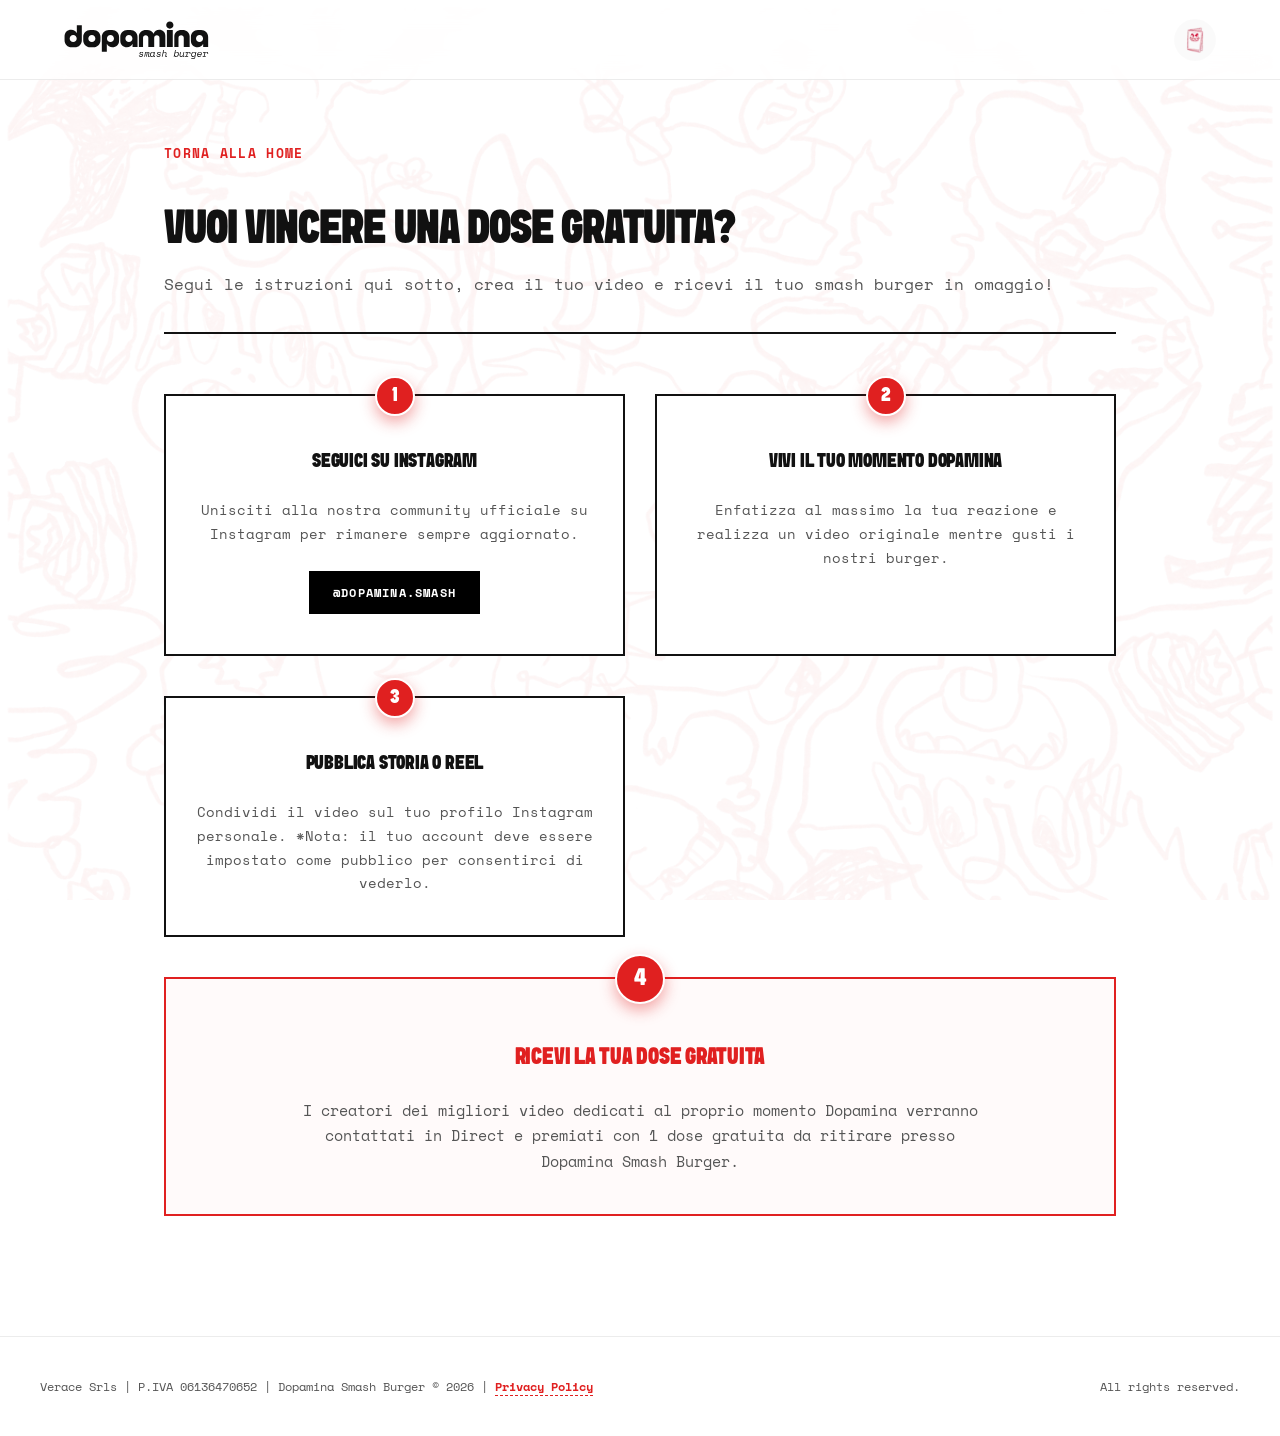
<file: contest.html>
<!DOCTYPE html>
<html lang="it">

<head>
    <meta charset="UTF-8">
    <!-- Prevent third-party scripts (like Leaflet) from blocking back/forward cache (bfcache) -->
    <script>
        (function(w) {
            const originalAddEventListener = w.addEventListener;
            w.addEventListener = function(type, listener, options) {
                if (type === 'unload') {
                    return;
                }
                originalAddEventListener.apply(this, arguments);
            };
        })(window);
    </script>
    <meta name="viewport" content="width=device-width, initial-scale=1.0, viewport-fit=cover">
    
    <!-- SEO Meta Tags -->
    <title>Vinci un Burger Gratis - Contest | Dopamina Smash Burger</title>
    <meta name="description" content="Scopri come vincere una dose gratuita (burger) di Dopamina Smash realizzando e condividendo il tuo video su Instagram.">
    <meta name="robots" content="noindex, nofollow">
    <link rel="canonical" href="https://dopaminaburger.it/contest.html">

    <!-- Favicon -->
    <link rel="icon" type="image/png" href="assets/icon.png">

    <!-- Google Fonts: Space Mono (Regular & Bold) -->
    <link rel="preconnect" href="https://fonts.googleapis.com">
    <link rel="preconnect" href="https://fonts.gstatic.com" crossorigin>
    <link rel="preload" href="https://fonts.googleapis.com/css2?family=Space+Mono:ital,wght@0,400;0,700;1,400;1,700&display=swap" as="style" onload="this.onload=null;this.rel='stylesheet'">
    <noscript><link href="https://fonts.googleapis.com/css2?family=Space+Mono:ital,wght@0,400;0,700;1,400;1,700&display=swap" rel="stylesheet"></noscript>

    <!-- Preload custom local font to prevent layout shifts -->
    <link rel="preload" href="/assets/fonts/Sink-Regular.woff2" as="font" type="font/woff2" crossorigin>

    <!-- Core CSS -->
    <link rel="stylesheet" href="index.min.css?v=2">
</head>

<body class="contest-body">

    <!-- Red Trippy Watermark Pattern (Dynamic Watermark Lines) -->
    <div class="watermark-wrapper">
        <div class="trippy-watermark-container" id="watermark"></div>
    </div>

    <!-- Header / Sticky Navigation (Simplified for Contest page) -->
    <header class="sticky-header" id="contest-header">
        <div class="header-container">
            <a href="index.html" class="header-logo" aria-label="Dopamina Home">
                <svg xmlns="http://www.w3.org/2000/svg" viewBox="0 0 504.58 132.1" aria-hidden="true" class="logo-svg" style="width: 145px; height: 38px;">
                    <g fill="currentColor">
                        <g>
                            <path d="M44.62,42.87V14.57h17.4v51.92c0,14.15-10.33,24.48-24.48,24.48h-11.09c-14.15,0-24.48-10.33-24.48-24.48v-12.91c0-13.58,9.66-22.85,23.23-22.85,8.99,0,16.06,5.07,19.41,12.14ZM19.76,60.94c0,6.88,5.35,12.24,12.24,12.24s12.24-5.35,12.24-12.24-5.35-12.24-12.24-12.24-12.24,5.35-12.24,12.24ZM66.9,66.49v-11.09c0-14.15,10.33-24.48,24.48-24.48h11.09c14.15,0,24.48,10.33,24.48,24.48v11.09c0,14.06-10.33,24.48-24.48,24.48h-11.09c-14.15,0-24.48-10.42-24.48-24.48ZM109.16,60.94c0-6.88-5.35-12.24-12.24-12.24s-12.24,5.35-12.24,12.24,5.35,12.24,12.24,12.24,12.24-5.35,12.24-12.24ZM195.88,68.3v-12.91c0-14.15,10.33-24.48,24.48-24.48h11.09c14.15,0,24.48,10.33,24.48,24.48v35.38h-17.4v-11.76c-3.35,7.08-10.42,12.14-19.41,12.14-13.58,0-23.23-9.27-23.23-22.85ZM238.14,60.94c0-6.88-5.35-12.24-12.24-12.24s-12.24,5.35-12.24,12.24,5.35,12.24,12.24,12.24,12.24-5.35,12.24-12.24ZM260.52,53.1c0-13.19,11.28-22.18,24.48-22.18h4.4c9.94,0,18.74,5.07,22.47,13.19,2.68-8.03,10.33-13.39,19.51-13.39,12.05,0,21.32,8.51,21.32,20.56v39.49h-20.46v-32.13c0-5.35-3.82-9.18-9.18-9.18s-9.18,3.82-9.18,9.18v32.13h-20.46v-32.13c0-5.35-3.82-9.18-9.18-9.18s-9.18,3.82-9.18,9.18v32.13h-14.53v-37.67ZM355.65,14.09c0-7.17,5.45-12.62,12.62-12.62s12.62,5.45,12.62,12.62-5.45,12.62-12.62,12.62-12.62-5.45-12.62-12.62ZM358.04,31.11h20.46v59.66h-20.46V31.11ZM383.86,53.1c0-13.19,11.28-22.18,24.48-22.18h4.4c13.19,0,24.48,8.99,24.48,22.18v37.67h-20.46v-32.13c0-5.35-3.82-9.18-9.18-9.18s-9.18,3.82-9.18,9.18v32.13h-14.53v-37.67ZM441.61,68.3v-12.91c0-14.15,10.33-24.48,24.48-24.48h11.09c14.15,0,24.48,10.33,24.48,24.48v35.38h-17.4v-11.76c-3.35,7.08-10.42,12.14-19.41,12.14-13.58,0-23.23-9.27-23.23-22.85ZM483.87,60.94c0-6.88-5.35-12.24-12.24-12.24s-12.24,5.35-12.24,12.24,5.35,12.24,12.24,12.24,12.24-5.35,12.24-12.24ZM149.03,79.01v28.3h-17.4v-51.92c0-14.15,10.33-24.48,24.48-24.48h11.09c14.15,0,24.48,10.33,24.48,24.48v12.91c0,13.58-9.66,22.85-23.23,22.85-8.99,0-16.06-5.07-19.41-12.14ZM173.89,60.94c0-6.88-5.35-12.24-12.24-12.24s-12.24,5.35-12.24,12.24,5.35,12.24,12.24,12.24,12.24-5.35,12.24-12.24ZM266.82,124.9c-1.49,0-2.7-.26-3.63-.77-.93-.51-1.61-1.17-2.03-1.98-.42-.81-.63-1.66-.63-2.55v-.35c0-.12.01-.24.03-.35l2.6-.33c-.02.16-.03.26-.03.32v.22c0,.96.31,1.76.93,2.42.62.66,1.71.98,3.27.98.69,0,1.39-.11,2.1-.33.71-.22,1.31-.56,1.78-1.02.48-.46.72-1.05.72-1.78,0-.87-.35-1.46-1.05-1.77-.7-.31-1.74-.51-3.12-.6-1.56-.11-2.79-.49-3.7-1.15-.91-.66-1.37-1.66-1.37-3.02,0-1.04.29-1.97.87-2.78.58-.81,1.39-1.45,2.43-1.92,1.04-.47,2.27-.7,3.67-.7s2.5.23,3.37.7c.87.47,1.51,1.06,1.92,1.78.41.72.62,1.48.62,2.28v.37l-2.57.37c.02-.18.03-.3.03-.37,0-.84-.32-1.52-.95-2.03-.63-.51-1.55-.77-2.75-.77-.6,0-1.21.1-1.83.3-.62.2-1.14.5-1.55.9-.41.4-.62.91-.62,1.53,0,.71.32,1.24.95,1.6.63.36,1.73.59,3.28.7,1.58.11,2.81.51,3.7,1.2.89.69,1.33,1.7,1.33,3.03,0,1.24-.33,2.31-1,3.18-.67.88-1.58,1.55-2.75,2-1.17.46-2.51.68-4.02.68ZM294.92,124.9c-.64,0-1.25-.18-1.82-.55-.57-.37-.85-.98-.85-1.85,0-.11,0-.23.02-.35.01-.12.03-.23.05-.32l2.07-9.8c.02-.11.04-.22.05-.32.01-.1.02-.19.02-.28,0-.44-.12-.81-.37-1.1-.24-.29-.62-.43-1.13-.43-.62,0-1.12.22-1.5.67-.38.44-.66,1.07-.83,1.87l-2.57,12h-2.6l2.63-12.4c.02-.09.04-.19.05-.3.01-.11.02-.24.02-.4,0-.4-.11-.74-.32-1.02-.21-.28-.59-.42-1.15-.42-.69,0-1.22.26-1.58.77-.37.51-.63,1.1-.78,1.77l-2.57,12h-2.57l3.5-16.53h2.6l-.3,1.4h.4c.24-.64.62-1.12,1.13-1.42.51-.3,1.08-.45,1.7-.45.69,0,1.25.17,1.68.5.43.33.71.79.82,1.37h.4c.31-.6.72-1.06,1.22-1.38.5-.32,1.09-.48,1.78-.48.98,0,1.73.29,2.25.88.52.59.78,1.36.78,2.32,0,.2-.01.42-.03.65-.02.23-.06.44-.1.62l-2.13,9.93c-.07.36.07.53.4.53.13,0,.26-.04.37-.13l1.4-1.03,1.4,1.97-1.5,1.13c-.56.4-1.23.6-2.03.6ZM305.05,124.9c-1.78,0-3.18-.61-4.2-1.83-1.02-1.22-1.53-2.81-1.53-4.77,0-1.4.19-2.75.58-4.05.39-1.3.97-2.46,1.75-3.48.78-1.02,1.73-1.83,2.87-2.43,1.13-.6,2.44-.9,3.93-.9,1.13,0,2.11.26,2.92.78.81.52,1.33,1.28,1.55,2.28h.4l.53-2.6h2.6l-2.93,13.73c-.04.2-.02.35.07.45.09.1.21.15.37.15s.31-.06.47-.17l1.2-.87,1.4,1.97-1.5,1.13c-.56.4-1.23.6-2.03.6-.64,0-1.25-.18-1.82-.55-.57-.37-.85-.98-.85-1.85,0-.11,0-.22.02-.33.01-.11.03-.22.05-.33h-.4c-.69,1.16-1.51,1.96-2.45,2.4-.94.44-1.94.67-2.98.67ZM305.85,122.43c1.2,0,2.29-.35,3.27-1.05.98-.7,1.76-1.66,2.33-2.87.58-1.21.87-2.56.87-4.05,0-1.38-.31-2.48-.93-3.32-.62-.83-1.59-1.25-2.9-1.25-1.38,0-2.54.38-3.5,1.13-.96.76-1.68,1.75-2.18,2.98-.5,1.23-.75,2.55-.75,3.95,0,2.98,1.27,4.47,3.8,4.47ZM328.02,124.9c-1.49,0-2.7-.26-3.63-.77-.93-.51-1.61-1.17-2.03-1.98-.42-.81-.63-1.66-.63-2.55v-.35c0-.12.01-.24.03-.35l2.6-.33c-.02.16-.03.26-.03.32v.22c0,.96.31,1.76.93,2.42.62.66,1.71.98,3.27.98.69,0,1.39-.11,2.1-.33.71-.22,1.31-.56,1.78-1.02.48-.46.72-1.05.72-1.78,0-.87-.35-1.46-1.05-1.77-.7-.31-1.74-.51-3.12-.6-1.56-.11-2.79-.49-3.7-1.15-.91-.66-1.37-1.66-1.37-3.02,0-1.04.29-1.97.87-2.78.58-.81,1.39-1.45,2.43-1.92,1.04-.47,2.27-.7,3.67-.7s2.5.23,3.37.7c.87.47,1.51,1.06,1.92,1.78.41.72.62,1.48.62,2.28v.37l-2.57.37c.02-.18.03-.3.03-.37,0-.84-.32-1.52-.95-2.03-.63-.51-1.55-.77-2.75-.77-.6,0-1.21.1-1.83.3-.62.2-1.14.5-1.55.9-.41.4-.62.91-.62,1.53,0,.71.32,1.24.95,1.6.63.36,1.73.59,3.28.7,1.58.11,2.81.51,3.7,1.2.89.69,1.33,1.7,1.33,3.03,0,1.24-.33,2.31-1,3.18-.67.88-1.58,1.55-2.75,2-1.17.46-2.51.68-4.02.68ZM354.95,124.9c-.69,0-1.29-.2-1.82-.6-.52-.4-.78-1.02-.78-1.87,0-.24.03-.53.1-.87l1.53-6.93c.07-.31.12-.59.15-.83.03-.24.05-.48.05-.7,0-1.16-.34-1.98-1.02-2.47-.68-.49-1.52-.73-2.52-.73-1.49,0-2.73.54-3.73,1.62-1,1.08-1.69,2.52-2.07,4.32l-1.83,8.6h-2.57l5.07-23.8h2.5l-2,9.73h.4c.56-1.04,1.28-1.79,2.18-2.25.9-.46,1.89-.68,2.98-.68,1.47,0,2.68.46,3.65,1.38.97.92,1.45,2.22,1.45,3.88,0,.33-.02.68-.05,1.03-.03.36-.09.72-.18,1.1l-1.47,6.97c-.07.33.08.5.43.5.13,0,.27-.06.4-.17l1.3-.93,1.4,1.97-1.53,1.1c-.6.42-1.28.63-2.03.63ZM390.12,124.9c-1.02,0-2.01-.25-2.95-.75-.94-.5-1.59-1.25-1.95-2.25h-.4l-.53,2.53h-2.57l5.03-23.8h2.57l-2.1,9.87h.4c.62-.91,1.43-1.65,2.42-2.22.99-.57,2.13-.85,3.42-.85,1.16,0,2.19.27,3.1.8.91.53,1.63,1.28,2.17,2.23.53.96.8,2.08.8,3.37,0,2.27-.42,4.23-1.25,5.88-.83,1.66-1.96,2.93-3.38,3.83-1.42.9-3.01,1.35-4.77,1.35ZM390.05,122.43c1.22,0,2.34-.34,3.37-1.02,1.02-.68,1.84-1.63,2.45-2.85.61-1.22.92-2.63.92-4.23,0-1.36-.36-2.43-1.08-3.23-.72-.8-1.75-1.2-3.08-1.2s-2.44.37-3.45,1.1c-1.01.73-1.81,1.7-2.4,2.9-.59,1.2-.88,2.51-.88,3.93s.37,2.6,1.12,3.4c.74.8,1.76,1.2,3.05,1.2ZM406.98,124.9c-1.44,0-2.63-.42-3.55-1.27-.92-.84-1.38-2.08-1.38-3.7,0-.33.02-.67.07-1.02.04-.34.11-.73.2-1.15l2.2-9.87h2.6l-2.13,9.53c-.16.69-.23,1.33-.23,1.93,0,2.04,1.1,3.07,3.3,3.07,1.53,0,2.84-.54,3.92-1.62,1.08-1.08,1.82-2.52,2.22-4.32l1.93-8.6h2.6l-3.03,13.73c-.04.18-.02.32.07.43.09.11.21.17.37.17s.31-.06.47-.17l1.43-1.03,1.4,1.93-1.67,1.27c-.27.22-.59.39-.98.5-.39.11-.78.17-1.18.17-.64,0-1.24-.19-1.78-.57-.54-.38-.82-.99-.82-1.83,0-.11,0-.22.02-.33.01-.11.03-.22.05-.33l.03-.2h-.4c-.6,1.07-1.37,1.88-2.3,2.43-.93.56-2.07.83-3.4.83ZM421.32,124.43v-2.4h4.07l2.4-11.27c.07-.27.03-.47-.1-.62-.13-.14-.3-.22-.5-.22-.16,0-.32.06-.5.17l-3.03,2.07-1.33-1.97,2.97-2c.76-.51,1.52-.77,2.3-.77.69,0,1.29.19,1.8.58.51.39.8,1.02.87,1.88h.4c.64-.91,1.37-1.55,2.17-1.92.8-.37,1.63-.55,2.5-.55,1.58,0,2.83.46,3.75,1.38.92.92,1.38,2.14,1.38,3.65,0,.58-.07,1.17-.2,1.77l-2.83.2c.04-.24.08-.48.12-.72s.05-.46.05-.68c0-1.07-.3-1.86-.9-2.37-.6-.51-1.36-.77-2.27-.77s-1.67.22-2.33.65c-.67.43-1.21,1.01-1.63,1.73-.42.72-.72,1.51-.9,2.35l-1.57,7.4h3.93v2.4h-10.6ZM442.92,131.1v-2.4h9.63c.62,0,1-.33,1.13-1l1.2-5.6h-.4c-.64.93-1.45,1.63-2.42,2.1s-2.03.7-3.18.7c-1.27,0-2.38-.28-3.33-.83-.96-.56-1.7-1.33-2.23-2.33s-.8-2.17-.8-3.5c0-2.04.4-3.88,1.2-5.52.8-1.63,1.91-2.92,3.33-3.87,1.42-.94,3.07-1.42,4.93-1.42,1.31,0,2.39.28,3.25.85.86.57,1.42,1.31,1.68,2.22h.4l.57-2.6h2.6l-4.37,20.6c-.16.76-.53,1.38-1.12,1.87-.59.49-1.26.73-2.02.73h-10.07ZM449.45,122.43c1.02,0,1.96-.23,2.8-.68.84-.46,1.57-1.06,2.18-1.82.61-.76,1.08-1.61,1.42-2.55.33-.94.5-1.91.5-2.88,0-1.38-.39-2.49-1.17-3.33-.78-.84-1.82-1.27-3.13-1.27-1.4,0-2.61.38-3.63,1.13-1.02.76-1.81,1.75-2.37,2.98-.56,1.23-.83,2.55-.83,3.95s.37,2.44,1.1,3.25c.73.81,1.78,1.22,3.13,1.22ZM469.99,124.9c-1.31,0-2.48-.26-3.52-.78-1.03-.52-1.84-1.28-2.42-2.28-.58-1-.87-2.19-.87-3.57s.22-2.74.67-4.03c.44-1.29,1.09-2.44,1.95-3.47.86-1.02,1.9-1.83,3.13-2.43s2.64-.9,4.22-.9c1.49,0,2.72.29,3.68.88.97.59,1.68,1.36,2.15,2.32.47.96.7,1.97.7,3.03,0,.58-.07,1.17-.2,1.73l-.37,1.57h-13.27c-.02.18-.05.38-.08.6-.03.22-.05.46-.05.7,0,1.22.36,2.23,1.07,3.02.71.79,1.84,1.18,3.4,1.18s2.81-.34,3.68-1.02c.88-.68,1.53-1.48,1.95-2.42l2.13,1.2c-.42.87-.98,1.66-1.67,2.37-.69.71-1.54,1.27-2.57,1.68-1.02.41-2.27.62-3.73.62ZM466.42,114.57h10.6c.07-.38.1-.71.1-1,0-1.2-.41-2.11-1.23-2.73-.82-.62-1.84-.93-3.07-.93-1.56,0-2.9.44-4.03,1.33-1.13.89-1.92,2-2.37,3.33ZM482.52,124.43v-2.4h4.07l2.4-11.27c.07-.27.03-.47-.1-.62-.13-.14-.3-.22-.5-.22-.16,0-.32.06-.5.17l-3.03,2.07-1.33-1.97,2.97-2c.76-.51,1.52-.77,2.3-.77.69,0,1.29.19,1.8.58.51.39.8,1.02.87,1.88h.4c.64-.91,1.37-1.55,2.17-1.92.8-.37,1.63-.55,2.5-.55,1.58,0,2.83.46,3.75,1.38.92.92,1.38,2.14,1.38,3.65,0,.58-.07,1.17-.2,1.77l-2.83.2c.04-.24.08-.48.12-.72s.05-.46.05-.68c0-1.07-.3-1.86-.9-2.37-.6-.51-1.36-.77-2.27-.77s-1.67.22-2.33.65c-.67.43-1.21,1.01-1.63,1.73-.42.72-.72,1.51-.9,2.35l-1.57,7.4h3.93v2.4h-10.6Z">
                        </g>
                    </g>
                </svg>
            </a>
            <div class="header-cta" style="margin-left: auto;">
                <button class="lang-switch-btn" id="lang-switch" aria-label="Switch to English"><img src="assets/menu/english-menu.webp" alt="English Menu" class="lang-icon" width="26" height="26"></button>
            </div>
        </div>
    </header>

    <!-- Main Content Container -->
    <main class="contest-page">
        <div class="contest-container">
            <a href="index.html" class="contest-back-link" aria-label="Torna alla Home" data-it="TORNA ALLA HOME" data-en="BACK TO HOME">
                <svg width="18" height="12" viewBox="0 0 18 12" fill="none" xmlns="http://www.w3.org/2000/svg" style="transform: scaleX(-1);">
                    <path d="M12 1L17 6L12 11M17 6H1" stroke="currentColor" stroke-width="2" stroke-linecap="round" stroke-linejoin="round"/>
                </svg>
                TORNA ALLA HOME
            </a>

            <div class="contest-title-block">
                <h1 class="contest-title" data-it="VUOI VINCERE UNA DOSE GRATUITA?" data-en="WANT TO WIN A FREE DOSE?">Vuoi vincere una dose gratuita?</h1>
                <p class="contest-subtitle" data-it="Segui le istruzioni qui sotto, crea il tuo video e ricevi il tuo smash burger in omaggio!" data-en="Follow the instructions below, create your video and get your free smash burger!">Segui le istruzioni qui sotto, crea il tuo video e ricevi il tuo smash burger in omaggio!</p>
            </div>

            <div class="contest-steps-grid">
                <!-- Step 1 -->
                <div class="contest-step-card">
                    <div class="contest-step-badge">1</div>
                    <h3 class="contest-step-title" data-it="SEGUICI SU INSTAGRAM" data-en="FOLLOW US ON INSTAGRAM">Seguici su Instagram</h3>
                    <p class="contest-step-desc" data-it="Unisciti alla nostra community ufficiale su Instagram per rimanere sempre aggiornato." data-en="Join our official community on Instagram to stay updated.">
                        Unisciti alla nostra community ufficiale su Instagram per rimanere sempre aggiornato.
                    </p>
                    <a href="https://www.instagram.com/dopamina.smash/" target="_blank" rel="noopener noreferrer" class="contest-step-btn">
                        @dopamina.smash
                    </a>
                </div>

                <!-- Step 2 -->
                <div class="contest-step-card">
                    <div class="contest-step-badge">2</div>
                    <h3 class="contest-step-title" data-it="VIVI IL TUO MOMENTO DOPAMINA" data-en="LIVE YOUR DOPAMINE MOMENT">Vivi il tuo momento Dopamina</h3>
                    <p class="contest-step-desc" data-it="Enfatizza al massimo la tua reazione e realizza un video originale mentre gusti i nostri burger." data-en="Maximize your reaction and create an original video while enjoying our burgers.">
                        Enfatizza al massimo la tua reazione (enfatizza!) e realizza un video originale mentre gusti i nostri burger.
                    </p>
                </div>

                <!-- Step 3 -->
                <div class="contest-step-card">
                    <div class="contest-step-badge">3</div>
                    <h3 class="contest-step-title" data-it="PUBBLICA STORIA O REEL" data-en="POST A STORY OR REEL">Pubblica storia o reel</h3>
                    <p class="contest-step-desc" data-it="Condividi il video sul tuo profilo Instagram personale. *Nota: il tuo account deve essere impostato come pubblico per consentirci di vederlo." data-en="Share the video on your personal Instagram profile. *Note: your account must be set to public so we can see it.">
                        Condividi il video sul tuo profilo Instagram personale.<br>
                        <strong class="text-accent">* L'account deve essere pubblico e non privato.</strong>
                    </p>
                </div>

                <!-- Step 4 -->
                <div class="contest-step-card highlight-card">
                    <div class="contest-step-badge">4</div>
                    <h3 class="contest-step-title" data-it="RICEVI LA TUA DOSE GRATUITA" data-en="GET YOUR FREE DOSE">Ricevi la tua dose gratuita</h3>
                    <p class="contest-step-desc" data-it="I creatori dei migliori video dedicati al proprio momento Dopamina verranno contattati in Direct e premiati con 1 dose gratuita da ritirare presso Dopamina Smash Burger." data-en="Creators of the best videos dedicated to their Dopamine moment will be contacted in DM and rewarded with 1 free dose to collect at Dopamina Smash Burger.">
                        I creatori dei migliori video dedicati al proprio momento dopamina, verranno contattati e premiati con <strong>1 dose gratuita</strong> da ritirare presso Dopamina Smash Burger.
                    </p>
                </div>
            </div>
        </div>
    </main>

    <!-- Footer -->
    <footer class="main-footer">
        <div class="footer-container">
            <div class="footer-bottom-line">
                <span class="legal-text">Verace Srls | P.IVA 06136470652 | Dopamina Smash Burger © 2026 | <a href="privacy.html" class="info-link">Privacy Policy</a></span>
                <span class="credits-text">All rights reserved.</span>
            </div>
        </div>
    </footer>

    <!-- Core JS -->
    <script src="index.min.js?v=2" defer></script>
</body>

</html>
</file>
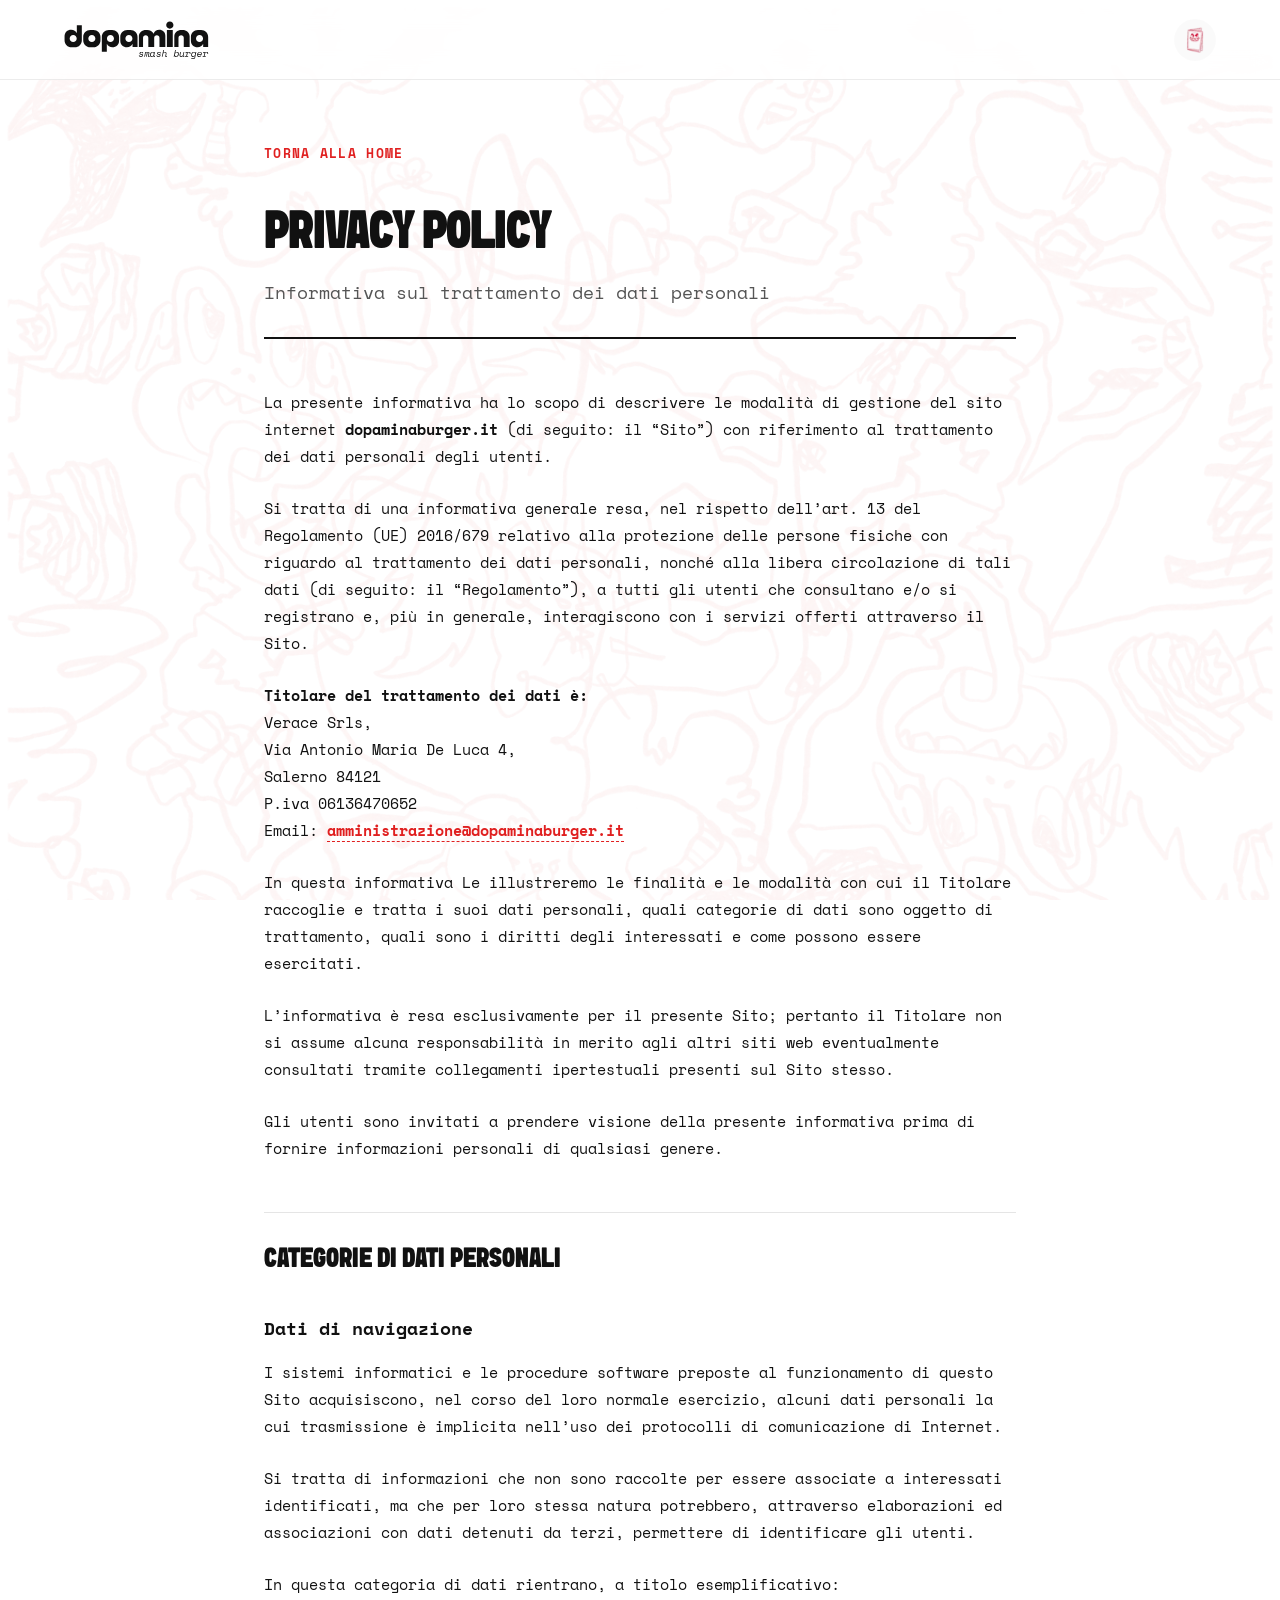
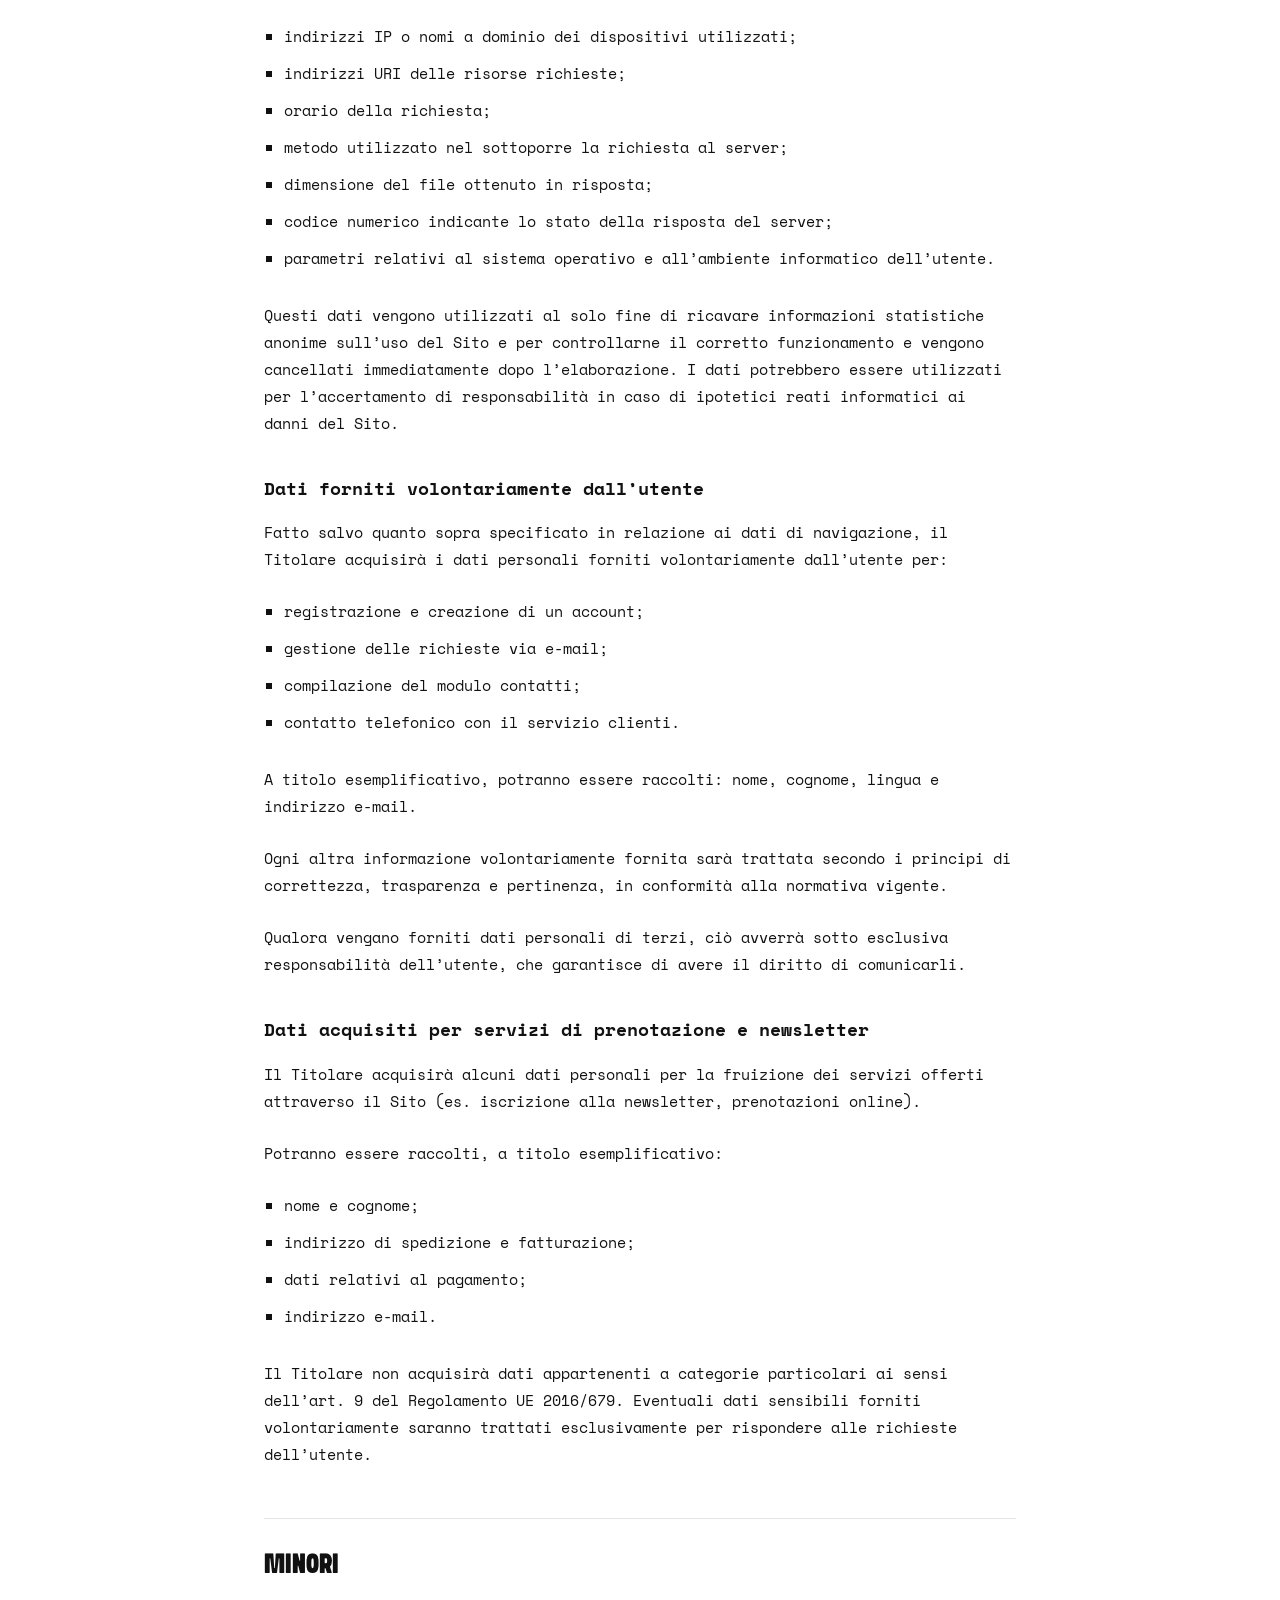
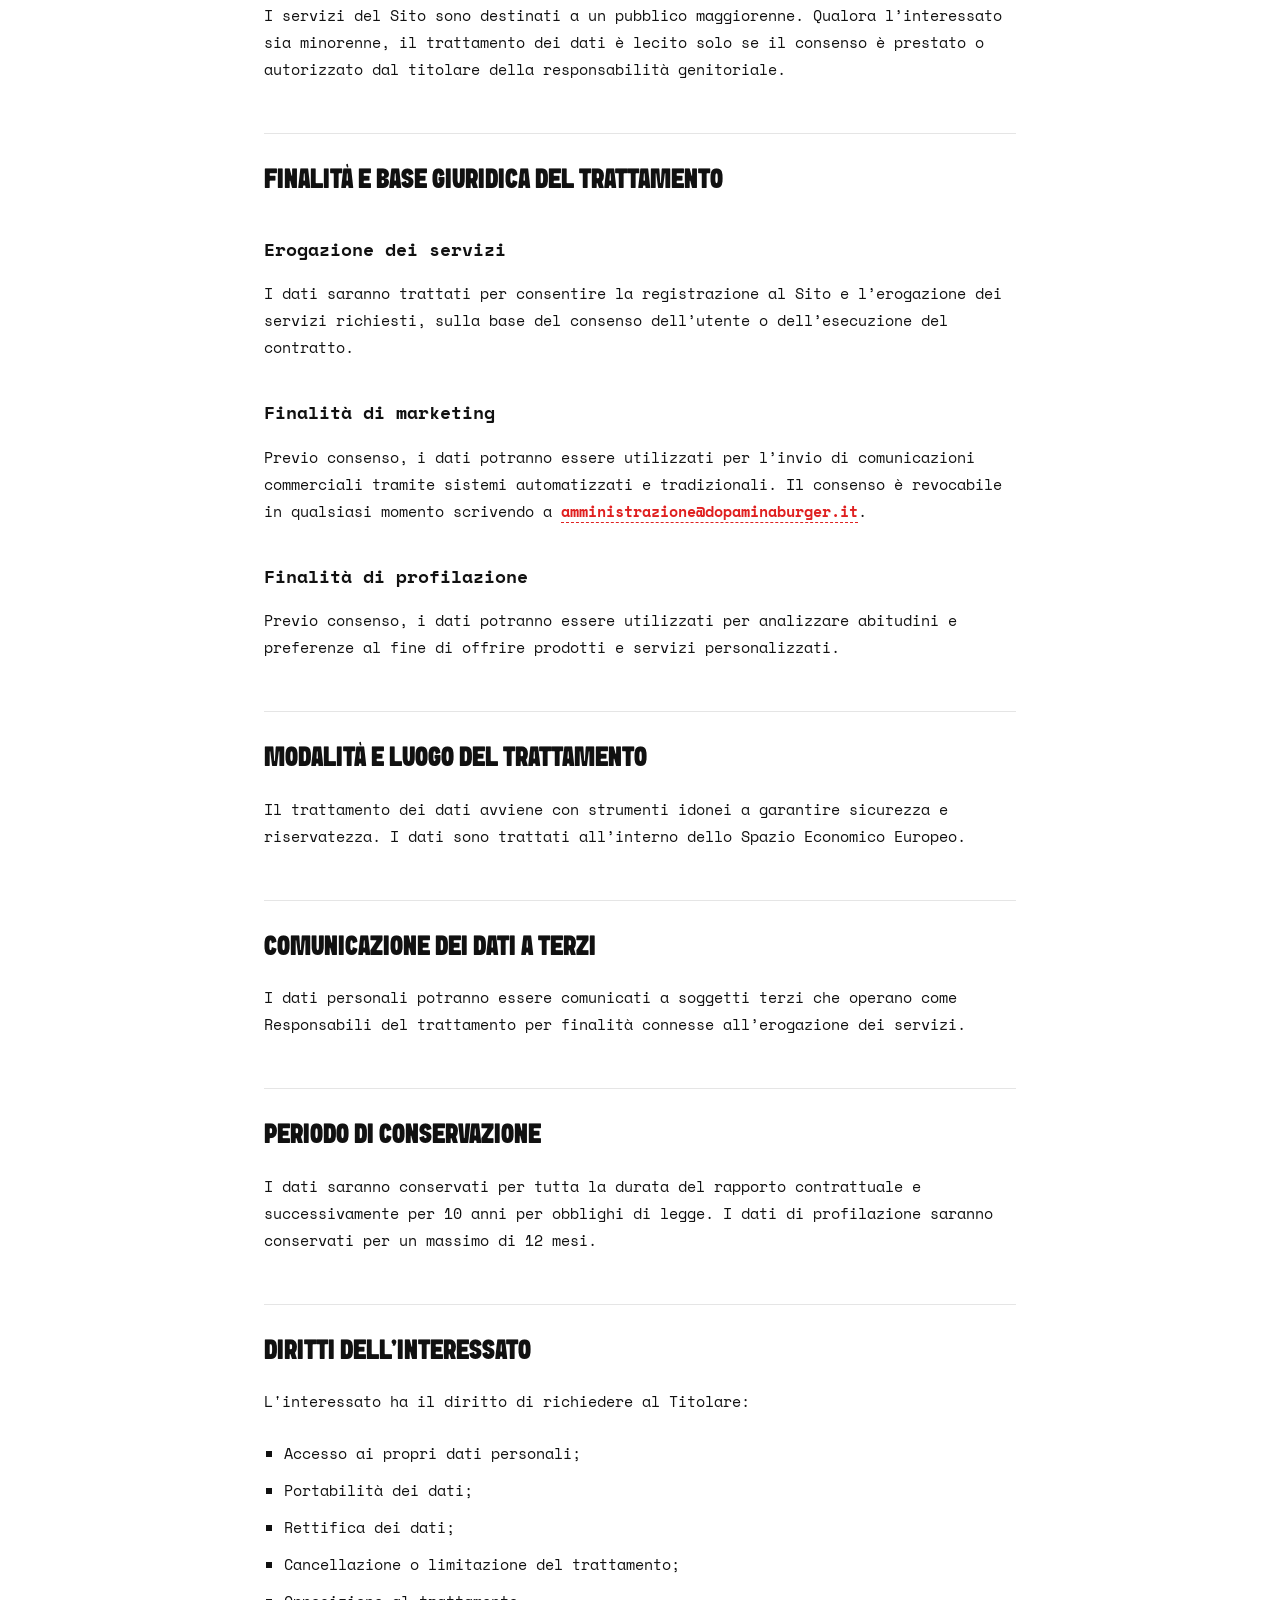
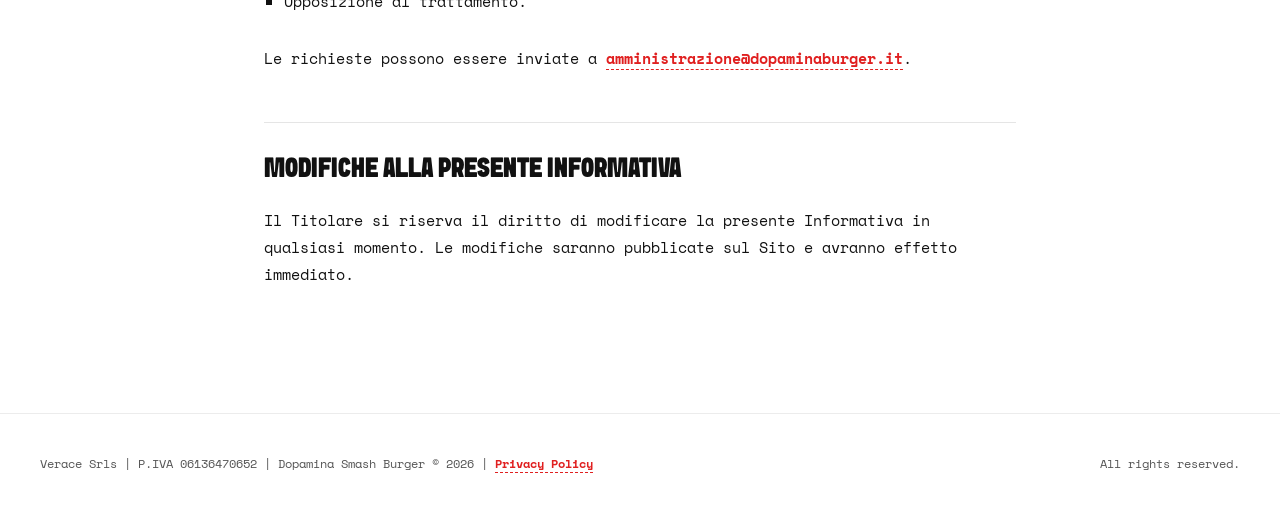
<file: privacy.html>
<!DOCTYPE html>
<html lang="it">

<head>
    <meta charset="UTF-8">
    <!-- Prevent third-party scripts (like Leaflet) from blocking back/forward cache (bfcache) -->
    <script>
        (function(w) {
            const originalAddEventListener = w.addEventListener;
            w.addEventListener = function(type, listener, options) {
                if (type === 'unload') {
                    return;
                }
                originalAddEventListener.apply(this, arguments);
            };
        })(window);
    </script>
    <meta name="viewport" content="width=device-width, initial-scale=1.0, viewport-fit=cover">
    
    <!-- SEO Meta Tags -->
    <title>Privacy Policy | Dopamina Smash Burger</title>
    <meta name="description" content="Informativa sul trattamento dei dati personali per gli utenti di Dopamina Smash Burger.">
    <meta name="robots" content="noindex, nofollow">
    <link rel="canonical" href="https://dopaminaburger.it/privacy.html">

    <!-- Favicon -->
    <link rel="icon" type="image/png" href="assets/icon.png">

    <!-- Google Fonts: Space Mono (Regular & Bold) -->
    <link rel="preconnect" href="https://fonts.googleapis.com">
    <link rel="preconnect" href="https://fonts.gstatic.com" crossorigin>
    <link rel="preload" href="https://fonts.googleapis.com/css2?family=Space+Mono:ital,wght@0,400;0,700;1,400;1,700&display=swap" as="style" onload="this.onload=null;this.rel='stylesheet'">
    <noscript><link href="https://fonts.googleapis.com/css2?family=Space+Mono:ital,wght@0,400;0,700;1,400;1,700&display=swap" rel="stylesheet"></noscript>

    <!-- Preload custom local font to prevent layout shifts -->
    <link rel="preload" href="/assets/fonts/Sink-Regular.woff2" as="font" type="font/woff2" crossorigin>

    <!-- Core CSS -->
    <link rel="stylesheet" href="index.min.css?v=2">
</head>

<body class="privacy-body">

    <!-- Red Trippy Watermark Pattern (Dynamic Watermark Lines) -->
    <div class="watermark-wrapper">
        <div class="trippy-watermark-container" id="watermark"></div>
    </div>

    <!-- Header / Sticky Navigation (Simplified for Privacy page) -->
    <header class="sticky-header" id="privacy-header">
        <div class="header-container">
            <a href="index.html" class="header-logo" aria-label="Dopamina Home">
                <svg xmlns="http://www.w3.org/2000/svg" viewBox="0 0 504.58 132.1" aria-hidden="true" class="logo-svg" style="width: 145px; height: 38px;">
                    <g fill="currentColor">
                        <g>
                            <path d="M44.62,42.87V14.57h17.4v51.92c0,14.15-10.33,24.48-24.48,24.48h-11.09c-14.15,0-24.48-10.33-24.48-24.48v-12.91c0-13.58,9.66-22.85,23.23-22.85,8.99,0,16.06,5.07,19.41,12.14ZM19.76,60.94c0,6.88,5.35,12.24,12.24,12.24s12.24-5.35,12.24-12.24-5.35-12.24-12.24-12.24-12.24,5.35-12.24,12.24ZM66.9,66.49v-11.09c0-14.15,10.33-24.48,24.48-24.48h11.09c14.15,0,24.48,10.33,24.48,24.48v11.09c0,14.06-10.33,24.48-24.48,24.48h-11.09c-14.15,0-24.48-10.42-24.48-24.48ZM109.16,60.94c0-6.88-5.35-12.24-12.24-12.24s-12.24,5.35-12.24,12.24,5.35,12.24,12.24,12.24,12.24-5.35,12.24-12.24ZM195.88,68.3v-12.91c0-14.15,10.33-24.48,24.48-24.48h11.09c14.15,0,24.48,10.33,24.48,24.48v35.38h-17.4v-11.76c-3.35,7.08-10.42,12.14-19.41,12.14-13.58,0-23.23-9.27-23.23-22.85ZM238.14,60.94c0-6.88-5.35-12.24-12.24-12.24s-12.24,5.35-12.24,12.24,5.35,12.24,12.24,12.24,12.24-5.35,12.24-12.24ZM260.52,53.1c0-13.19,11.28-22.18,24.48-22.18h4.4c9.94,0,18.74,5.07,22.47,13.19,2.68-8.03,10.33-13.39,19.51-13.39,12.05,0,21.32,8.51,21.32,20.56v39.49h-20.46v-32.13c0-5.35-3.82-9.18-9.18-9.18s-9.18,3.82-9.18,9.18v32.13h-20.46v-32.13c0-5.35-3.82-9.18-9.18-9.18s-9.18,3.82-9.18,9.18v32.13h-14.53v-37.67ZM355.65,14.09c0-7.17,5.45-12.62,12.62-12.62s12.62,5.45,12.62,12.62-5.45,12.62-12.62,12.62-12.62-5.45-12.62-12.62ZM358.04,31.11h20.46v59.66h-20.46V31.11ZM383.86,53.1c0-13.19,11.28-22.18,24.48-22.18h4.4c13.19,0,24.48,8.99,24.48,22.18v37.67h-20.46v-32.13c0-5.35-3.82-9.18-9.18-9.18s-9.18,3.82-9.18,9.18v32.13h-14.53v-37.67ZM441.61,68.3v-12.91c0-14.15,10.33-24.48,24.48-24.48h11.09c14.15,0,24.48,10.33,24.48,24.48v35.38h-17.4v-11.76c-3.35,7.08-10.42,12.14-19.41,12.14-13.58,0-23.23-9.27-23.23-22.85ZM483.87,60.94c0-6.88-5.35-12.24-12.24-12.24s-12.24,5.35-12.24,12.24,5.35,12.24,12.24,12.24,12.24-5.35,12.24-12.24ZM149.03,79.01v28.3h-17.4v-51.92c0-14.15,10.33-24.48,24.48-24.48h11.09c14.15,0,24.48,10.33,24.48,24.48v12.91c0,13.58-9.66,22.85-23.23,22.85-8.99,0-16.06-5.07-19.41-12.14ZM173.89,60.94c0-6.88-5.35-12.24-12.24-12.24s-12.24,5.35-12.24,12.24,5.35,12.24,12.24,12.24,12.24-5.35,12.24-12.24ZM266.82,124.9c-1.49,0-2.7-.26-3.63-.77-.93-.51-1.61-1.17-2.03-1.98-.42-.81-.63-1.66-.63-2.55v-.35c0-.12.01-.24.03-.35l2.6-.33c-.02.16-.03.26-.03.32v.22c0,.96.31,1.76.93,2.42.62.66,1.71.98,3.27.98.69,0,1.39-.11,2.1-.33.71-.22,1.31-.56,1.78-1.02.48-.46.72-1.05.72-1.78,0-.87-.35-1.46-1.05-1.77-.7-.31-1.74-.51-3.12-.6-1.56-.11-2.79-.49-3.7-1.15-.91-.66-1.37-1.66-1.37-3.02,0-1.04.29-1.97.87-2.78.58-.81,1.39-1.45,2.43-1.92,1.04-.47,2.27-.7,3.67-.7s2.5.23,3.37.7c.87.47,1.51,1.06,1.92,1.78.41.72.62,1.48.62,2.28v.37l-2.57.37c.02-.18.03-.3.03-.37,0-.84-.32-1.52-.95-2.03-.63-.51-1.55-.77-2.75-.77-.6,0-1.21.1-1.83.3-.62.2-1.14.5-1.55.9-.41.4-.62.91-.62,1.53,0,.71.32,1.24.95,1.6.63.36,1.73.59,3.28.7,1.58.11,2.81.51,3.7,1.2.89.69,1.33,1.7,1.33,3.03,0,1.24-.33,2.31-1,3.18-.67.88-1.58,1.55-2.75,2-1.17.46-2.51.68-4.02.68ZM294.92,124.9c-.64,0-1.25-.18-1.82-.55-.57-.37-.85-.98-.85-1.85,0-.11,0-.23.02-.35.01-.12.03-.23.05-.32l2.07-9.8c.02-.11.04-.22.05-.32.01-.1.02-.19.02-.28,0-.44-.12-.81-.37-1.1-.24-.29-.62-.43-1.13-.43-.62,0-1.12.22-1.5.67-.38.44-.66,1.07-.83,1.87l-2.57,12h-2.6l2.63-12.4c.02-.09.04-.19.05-.3.01-.11.02-.24.02-.4,0-.4-.11-.74-.32-1.02-.21-.28-.59-.42-1.15-.42-.69,0-1.22.26-1.58.77-.37.51-.63,1.1-.78,1.77l-2.57,12h-2.57l3.5-16.53h2.6l-.3,1.4h.4c.24-.64.62-1.12,1.13-1.42.51-.3,1.08-.45,1.7-.45.69,0,1.25.17,1.68.5.43.33.71.79.82,1.37h.4c.31-.6.72-1.06,1.22-1.38.5-.32,1.09-.48,1.78-.48.98,0,1.73.29,2.25.88.52.59.78,1.36.78,2.32,0,.2-.01.42-.03.65-.02.23-.06.44-.1.62l-2.13,9.93c-.07.36.07.53.4.53.13,0,.26-.04.37-.13l1.4-1.03,1.4,1.97-1.5,1.13c-.56.4-1.23.6-2.03.6ZM305.05,124.9c-1.78,0-3.18-.61-4.2-1.83-1.02-1.22-1.53-2.81-1.53-4.77,0-1.4.19-2.75.58-4.05.39-1.3.97-2.46,1.75-3.48.78-1.02,1.73-1.83,2.87-2.43,1.13-.6,2.44-.9,3.93-.9,1.13,0,2.11.26,2.92.78.81.52,1.33,1.28,1.55,2.28h.4l.53-2.6h2.6l-2.93,13.73c-.04.2-.02.35.07.45.09.1.21.15.37.15s.31-.06.47-.17l1.2-.87,1.4,1.97-1.5,1.13c-.56.4-1.23.6-2.03.6-.64,0-1.25-.18-1.82-.55-.57-.37-.85-.98-.85-1.85,0-.11,0-.22.02-.33.01-.11.03-.22.05-.33h-.4c-.69,1.16-1.51,1.96-2.45,2.4-.94.44-1.94.67-2.98.67ZM305.85,122.43c1.2,0,2.29-.35,3.27-1.05.98-.7,1.76-1.66,2.33-2.87.58-1.21.87-2.56.87-4.05,0-1.38-.31-2.48-.93-3.32-.62-.83-1.59-1.25-2.9-1.25-1.38,0-2.54.38-3.5,1.13-.96.76-1.68,1.75-2.18,2.98-.5,1.23-.75,2.55-.75,3.95,0,2.98,1.27,4.47,3.8,4.47ZM328.02,124.9c-1.49,0-2.7-.26-3.63-.77-.93-.51-1.61-1.17-2.03-1.98-.42-.81-.63-1.66-.63-2.55v-.35c0-.12.01-.24.03-.35l2.6-.33c-.02.16-.03.26-.03.32v.22c0,.96.31,1.76.93,2.42.62.66,1.71.98,3.27.98.69,0,1.39-.11,2.1-.33.71-.22,1.31-.56,1.78-1.02.48-.46.72-1.05.72-1.78,0-.87-.35-1.46-1.05-1.77-.7-.31-1.74-.51-3.12-.6-1.56-.11-2.79-.49-3.7-1.15-.91-.66-1.37-1.66-1.37-3.02,0-1.04.29-1.97.87-2.78.58-.81,1.39-1.45,2.43-1.92,1.04-.47,2.27-.7,3.67-.7s2.5.23,3.37.7c.87.47,1.51,1.06,1.92,1.78.41.72.62,1.48.62,2.28v.37l-2.57.37c.02-.18.03-.3.03-.37,0-.84-.32-1.52-.95-2.03-.63-.51-1.55-.77-2.75-.77-.6,0-1.21.1-1.83.3-.62.2-1.14.5-1.55.9-.41.4-.62.91-.62,1.53,0,.71.32,1.24.95,1.6.63.36,1.73.59,3.28.7,1.58.11,2.81.51,3.7,1.2.89.69,1.33,1.7,1.33,3.03,0,1.24-.33,2.31-1,3.18-.67.88-1.58,1.55-2.75,2-1.17.46-2.51.68-4.02.68ZM354.95,124.9c-.69,0-1.29-.2-1.82-.6-.52-.4-.78-1.02-.78-1.87,0-.24.03-.53.1-.87l1.53-6.93c.07-.31.12-.59.15-.83.03-.24.05-.48.05-.7,0-1.16-.34-1.98-1.02-2.47-.68-.49-1.52-.73-2.52-.73-1.49,0-2.73.54-3.73,1.62-1,1.08-1.69,2.52-2.07,4.32l-1.83,8.6h-2.57l5.07-23.8h2.5l-2,9.73h.4c.56-1.04,1.28-1.79,2.18-2.25.9-.46,1.89-.68,2.98-.68,1.47,0,2.68.46,3.65,1.38.97.92,1.45,2.22,1.45,3.88,0,.33-.02.68-.05,1.03-.03.36-.09.72-.18,1.1l-1.47,6.97c-.07.33.08.5.43.5.13,0,.27-.06.4-.17l1.3-.93,1.4,1.97-1.53,1.1c-.6.42-1.28.63-2.03.63ZM390.12,124.9c-1.02,0-2.01-.25-2.95-.75-.94-.5-1.59-1.25-1.95-2.25h-.4l-.53,2.53h-2.57l5.03-23.8h2.57l-2.1,9.87h.4c.62-.91,1.43-1.65,2.42-2.22.99-.57,2.13-.85,3.42-.85,1.16,0,2.19.27,3.1.8.91.53,1.63,1.28,2.17,2.23.53.96.8,2.08.8,3.37,0,2.27-.42,4.23-1.25,5.88-.83,1.66-1.96,2.93-3.38,3.83-1.42.9-3.01,1.35-4.77,1.35ZM390.05,122.43c1.22,0,2.34-.34,3.37-1.02,1.02-.68,1.84-1.63,2.45-2.85.61-1.22.92-2.63.92-4.23,0-1.36-.36-2.43-1.08-3.23-.72-.8-1.75-1.2-3.08-1.2s-2.44.37-3.45,1.1c-1.01.73-1.81,1.7-2.4,2.9-.59,1.2-.88,2.51-.88,3.93s.37,2.6,1.12,3.4c.74.8,1.76,1.2,3.05,1.2ZM406.98,124.9c-1.44,0-2.63-.42-3.55-1.27-.92-.84-1.38-2.08-1.38-3.7,0-.33.02-.67.07-1.02.04-.34.11-.73.2-1.15l2.2-9.87h2.6l-2.13,9.53c-.16.69-.23,1.33-.23,1.93,0,2.04,1.1,3.07,3.3,3.07,1.53,0,2.84-.54,3.92-1.62,1.08-1.08,1.82-2.52,2.22-4.32l1.93-8.6h2.6l-3.03,13.73c-.04.18-.02.32.07.43.09.11.21.17.37.17s.31-.06.47-.17l1.43-1.03,1.4,1.93-1.67,1.27c-.27.22-.59.39-.98.5-.39.11-.78.17-1.18.17-.64,0-1.24-.19-1.78-.57-.54-.38-.82-.99-.82-1.83,0-.11,0-.22.02-.33.01-.11.03-.22.05-.33l.03-.2h-.4c-.6,1.07-1.37,1.88-2.3,2.43-.93.56-2.07.83-3.4.83ZM421.32,124.43v-2.4h4.07l2.4-11.27c.07-.27.03-.47-.1-.62-.13-.14-.3-.22-.5-.22-.16,0-.32.06-.5.17l-3.03,2.07-1.33-1.97,2.97-2c.76-.51,1.52-.77,2.3-.77.69,0,1.29.19,1.8.58.51.39.8,1.02.87,1.88h.4c.64-.91,1.37-1.55,2.17-1.92.8-.37,1.63-.55,2.5-.55,1.58,0,2.83.46,3.75,1.38.92.92,1.38,2.14,1.38,3.65,0,.58-.07,1.17-.2,1.77l-2.83.2c.04-.24.08-.48.12-.72s.05-.46.05-.68c0-1.07-.3-1.86-.9-2.37-.6-.51-1.36-.77-2.27-.77s-1.67.22-2.33.65c-.67.43-1.21,1.01-1.63,1.73-.42.72-.72,1.51-.9,2.35l-1.57,7.4h3.93v2.4h-10.6ZM442.92,131.1v-2.4h9.63c.62,0,1-.33,1.13-1l1.2-5.6h-.4c-.64.93-1.45,1.63-2.42,2.1s-2.03.7-3.18.7c-1.27,0-2.38-.28-3.33-.83-.96-.56-1.7-1.33-2.23-2.33s-.8-2.17-.8-3.5c0-2.04.4-3.88,1.2-5.52.8-1.63,1.91-2.92,3.33-3.87,1.42-.94,3.07-1.42,4.93-1.42,1.31,0,2.39.28,3.25.85.86.57,1.42,1.31,1.68,2.22h.4l.57-2.6h2.6l-4.37,20.6c-.16.76-.53,1.38-1.12,1.87-.59.49-1.26.73-2.02.73h-10.07ZM449.45,122.43c1.02,0,1.96-.23,2.8-.68.84-.46,1.57-1.06,2.18-1.82.61-.76,1.08-1.61,1.42-2.55.33-.94.5-1.91.5-2.88,0-1.38-.39-2.49-1.17-3.33-.78-.84-1.82-1.27-3.13-1.27-1.4,0-2.61.38-3.63,1.13-1.02.76-1.81,1.75-2.37,2.98-.56,1.23-.83,2.55-.83,3.95s.37,2.44,1.1,3.25c.73.81,1.78,1.22,3.13,1.22ZM469.99,124.9c-1.31,0-2.48-.26-3.52-.78-1.03-.52-1.84-1.28-2.42-2.28-.58-1-.87-2.19-.87-3.57s.22-2.74.67-4.03c.44-1.29,1.09-2.44,1.95-3.47.86-1.02,1.9-1.83,3.13-2.43s2.64-.9,4.22-.9c1.49,0,2.72.29,3.68.88.97.59,1.68,1.36,2.15,2.32.47.96.7,1.97.7,3.03,0,.58-.07,1.17-.2,1.73l-.37,1.57h-13.27c-.02.18-.05.38-.08.6-.03.22-.05.46-.05.7,0,1.22.36,2.23,1.07,3.02.71.79,1.84,1.18,3.4,1.18s2.81-.34,3.68-1.02c.88-.68,1.53-1.48,1.95-2.42l2.13,1.2c-.42.87-.98,1.66-1.67,2.37-.69.71-1.54,1.27-2.57,1.68-1.02.41-2.27.62-3.73.62ZM466.42,114.57h10.6c.07-.38.1-.71.1-1,0-1.2-.41-2.11-1.23-2.73-.82-.62-1.84-.93-3.07-.93-1.56,0-2.9.44-4.03,1.33-1.13.89-1.92,2-2.37,3.33ZM482.52,124.43v-2.4h4.07l2.4-11.27c.07-.27.03-.47-.1-.62-.13-.14-.3-.22-.5-.22-.16,0-.32.06-.5.17l-3.03,2.07-1.33-1.97,2.97-2c.76-.51,1.52-.77,2.3-.77.69,0,1.29.19,1.8.58.51.39.8,1.02.87,1.88h.4c.64-.91,1.37-1.55,2.17-1.92.8-.37,1.63-.55,2.5-.55,1.58,0,2.83.46,3.75,1.38.92.92,1.38,2.14,1.38,3.65,0,.58-.07,1.17-.2,1.77l-2.83.2c.04-.24.08-.48.12-.72s.05-.46.05-.68c0-1.07-.3-1.86-.9-2.37-.6-.51-1.36-.77-2.27-.77s-1.67.22-2.33.65c-.67.43-1.21,1.01-1.63,1.73-.42.72-.72,1.51-.9,2.35l-1.57,7.4h3.93v2.4h-10.6Z">
                        </g>
                    </g>
                </svg>
            </a>
            <div class="header-cta" style="margin-left: auto;">
                <button class="lang-switch-btn" id="lang-switch" aria-label="Switch to English"><img src="assets/menu/english-menu.webp" alt="English Menu" class="lang-icon" width="26" height="26"></button>
            </div>
        </div>
    </header>

    <!-- Main Content Container -->
    <main class="privacy-page">
        <div class="privacy-container">
            <a href="index.html" class="privacy-back-link" aria-label="Torna alla Home" data-it="TORNA ALLA HOME" data-en="BACK TO HOME">
                <svg width="18" height="12" viewBox="0 0 18 12" fill="none" xmlns="http://www.w3.org/2000/svg" style="transform: scaleX(-1);">
                    <path d="M12 1L17 6L12 11M17 6H1" stroke="currentColor" stroke-width="2" stroke-linecap="round" stroke-linejoin="round"/>
                </svg>
                TORNA ALLA HOME
            </a>

            <div class="privacy-title-block">
                <h1 class="privacy-title" data-it="Privacy Policy" data-en="Privacy Policy">Privacy Policy</h1>
                <p class="privacy-subtitle" data-it="Informativa sul trattamento dei dati personali" data-en="Information on the processing of personal data">Informativa sul trattamento dei dati personali</p>
            </div>

            <article class="privacy-content">
                <p data-it="La presente informativa ha lo scopo di descrivere le modalità di gestione del sito internet &lt;strong&gt;dopaminaburger.it&lt;/strong&gt; (di seguito: il “Sito”) con riferimento al trattamento dei dati personali degli utenti." data-en="This privacy policy document describes the management methods of the website &lt;strong&gt;dopaminaburger.it&lt;/strong&gt; (hereinafter: the 'Site') with reference to the processing of personal data of users.">La presente informativa ha lo scopo di descrivere le modalità di gestione del sito internet <strong>dopaminaburger.it</strong> (di seguito: il “Sito”) con riferimento al trattamento dei dati personali degli utenti.</p>

                <p data-it="Si tratta di una informativa generale resa, nel rispetto dell’art. 13 del Regolamento (UE) 2016/679 relativo alla protezione delle persone fisiche con riguardo al trattamento dei dati personali, nonché alla libera circolazione di tali dati (di seguito: il “Regolamento”), a tutti gli utenti che consultano e/o si registrano e, più in generale, interagiscono con i servizi offerti attraverso il Sito." data-en="This is a general information disclosure, provided in compliance with Art. 13 of Regulation (EU) 2016/679 on the protection of natural persons with regard to the processing of personal data and on the free movement of such data (hereinafter: the 'Regulation'), to all users who consult and/or register and, more generally, interact with the services offered through the Site.">Si tratta di una informativa generale resa, nel rispetto dell’art. 13 del Regolamento (UE) 2016/679 relativo alla protezione delle persone fisiche con riguardo al trattamento dei dati personali, nonché alla libera circolazione di tali dati (di seguito: il “Regolamento”), a tutti gli utenti che consultano e/o si registrano e, più in generale, interagiscono con i servizi offerti attraverso il Sito.</p>

                <p data-it="&lt;strong&gt;Titolare del trattamento dei dati è:&lt;/strong&gt;&lt;br&gt;Verace Srls,&lt;br&gt;Via Antonio Maria De Luca 4,&lt;br&gt;Salerno 84121&lt;br&gt;P.iva 06136470652&lt;br&gt;Email: &lt;a href='mailto:amministrazione@dopaminaburger.it' class='info-link'&gt;amministrazione@dopaminaburger.it&lt;/a&gt;" data-en="&lt;strong&gt;Data Controller is:&lt;/strong&gt;&lt;br&gt;Verace Srls,&lt;br&gt;Via Antonio Maria De Luca 4,&lt;br&gt;Salerno 84121&lt;br&gt;VAT Number 06136470652&lt;br&gt;Email: &lt;a href='mailto:amministrazione@dopaminaburger.it' class='info-link'&gt;amministrazione@dopaminaburger.it&lt;/a&gt;">
                    <strong>Titolare del trattamento dei dati è:</strong><br>
                    Verace Srls,<br>
                    Via Antonio Maria De Luca 4,<br>
                    Salerno 84121<br>
                    P.iva 06136470652<br>
                    Email: <a href="mailto:amministrazione@dopaminaburger.it" class="info-link">amministrazione@dopaminaburger.it</a>
                </p>

                <p data-it="In questa informativa Le illustreremo le finalità e le modalità con cui il Titolare raccoglie e tratta i suoi dati personali, quali categorie di dati sono oggetto di trattamento, quali sono i diritti degli interessati e come possono essere esercitati." data-en="In this privacy document, we will explain the purposes and methods by which the Data Controller collects and processes your personal data, which categories of data are processed, what the rights of the data subjects are, and how they can be exercised.">In questa informativa Le illustreremo le finalità e le modalità con cui il Titolare raccoglie e tratta i suoi dati personali, quali categorie di dati sono oggetto di tratamento, quali sono i diritti degli interessati e come possono essere esercitati.</p>

                <p data-it="L’informativa è resa esclusivamente per il presente Sito; pertanto il Titolare non si assume alcuna responsabilità in merito agli altri siti web eventualmente consultati tramite collegamenti ipertestuali presenti sul Sito stesso." data-en="This policy is provided exclusively for this Site; therefore, the Data Controller assumes no responsibility for other websites that may be consulted through hyperlinks on the Site.">L’informativa è resa esclusivamente per il presente Sito; pertanto il Titolare non si assume alcuna responsabilità in merito agli altri siti web eventualmente consultati tramite collegamenti ipertestuali presenti sul Sito stesso.</p>

                <p data-it="Gli utenti sono invitati a prendere visione della presente informativa prima di fornire informazioni personali di qualsiasi genere." data-en="Users are invited to read this information policy before providing personal information of any kind.">Gli utenti sono invitati a prendere visione della presente informativa prima di fornire informazioni personali di qualsiasi genere.</p>

                <h2 data-it="Categorie di dati personali" data-en="Categories of personal data">Categorie di dati personali</h2>

                <h3 data-it="Dati di navigazione" data-en="Navigation data">Dati di navigazione</h3>
                <p data-it="I sistemi informatici e le procedure software preposte al funzionamento di questo Sito acquisiscono, nel corso del loro normale esercizio, alcuni dati personali la cui trasmissione è implicita nell’uso dei protocolli di comunicazione di Internet." data-en="The computer systems and software procedures used to operate this Site acquire, during their normal operation, some personal data whose transmission is implicit in the use of Internet communication protocols.">I sistemi informatici e le procedure software preposte al funzionamento di questo Sito acquisiscono, nel corso del loro normale esercizio, alcuni dati personali la cui trasmissione è implicita nell’uso dei protocolli di comunicazione di Internet.</p>
                <p data-it="Si tratta di informazioni che non sono raccolte per essere associate a interessati identificati, ma che per loro stessa natura potrebbero, attraverso elaborazioni ed associazioni con dati detenuti da terzi, permettere di identificare gli utenti." data-en="This information is not collected to be associated with identified data subjects, but by its very nature could, through processing and association with data held by third parties, allow users to be identified.">Si tratta di informazioni che non sono raccolte per essere associate a interessati identificati, ma che per loro stessa natura potrebbero, attraverso elaborazioni ed associazioni con dati detenuti da terzi, permettere di identificare gli utenti.</p>
                
                <p data-it="In questa categoria di dati rientrano, a titolo esemplificativo:" data-en="This category of data includes, by way of example:">In questa categoria di dati rientrano, a titolo esemplificativo:</p>
                <ul>
                    <li data-it="indirizzi IP o nomi a dominio dei dispositivi utilizzati;" data-en="IP addresses or domain names of the devices used;">indirizzi IP o nomi a dominio dei dispositivi utilizzati;</li>
                    <li data-it="indirizzi URI delle risorse richieste;" data-en="URI addresses of the requested resources;">indirizzi URI delle risorse richieste;</li>
                    <li data-it="orario della richiesta;" data-en="time of the request;">orario della richiesta;</li>
                    <li data-it="metodo utilizzato nel sottoporre la richiesta al server;" data-en="method used to submit the request to the server;">metodo utilizzato nel sottoporre la richiesta al server;</li>
                    <li data-it="dimensione del file ottenuto in risposta;" data-en="size of the file obtained in response;">dimensione del file ottenuto in risposta;</li>
                    <li data-it="codice numerico indicante lo stato della risposta del server;" data-en="numerical code indicating the status of the server response;">codice numerico indicante lo stato della risposta del server;</li>
                    <li data-it="parametri relativi al sistema operativo e all’ambiente informatico dell’utente." data-en="parameters relating to the user's operating system and computer environment.">parametri relativi al sistema operativo e all’ambiente informatico dell’utente.</li>
                </ul>
                <p data-it="Questi dati vengono utilizzati al solo fine di ricavare informazioni statistiche anonime sull’uso del Sito e per controllarne il corretto funzionamento e vengono cancellati immediatamente dopo l’elaborazione. I dati potrebbero essere utilizzati per l’accertamento di responsabilità in caso di ipotetici reati informatici ai danni del Sito." data-en="This data is used solely for the purpose of obtaining anonymous statistical information on the use of the Site and to check its correct functioning, and is deleted immediately after processing. The data could be used to ascertain responsibility in case of hypothetical computer crimes against the Site.">Questi dati vengono utilizzati al solo fine di ricavare informazioni statistiche anonime sull’uso del Sito e per controllarne il corretto funzionamento e vengono cancellati immediatamente dopo l’elaborazione. I dati potrebbero essere utilizzati per l’accertamento di responsabilità in caso di ipotetici reati informatici ai danni del Sito.</p>

                <h3 data-it="Dati forniti volontariamente dall’utente" data-en="Data provided voluntarily by the user">Dati forniti volontariamente dall’utente</h3>
                <p data-it="Fatto salvo quanto sopra specificato in relazione ai dati di navigazione, il Titolare acquisirà i dati personali forniti volontariamente dall’utente per:" data-en="Without prejudice to what is specified above in relation to navigation data, the Data Controller will acquire personal data voluntarily provided by the user for:">Fatto salvo quanto sopra specificato in relazione ai dati di navigazione, il Titolare acquisirà i dati personali forniti volontariamente dall’utente per:</p>
                <ul>
                    <li data-it="registrazione e creazione di un account;" data-en="registration and creation of an account;">registrazione e creazione di un account;</li>
                    <li data-it="gestione delle richieste via e-mail;" data-en="management of requests via email;">gestione delle richieste via e-mail;</li>
                    <li data-it="compilazione del modulo contatti;" data-en="filling out the contact form;">compilazione del modulo contatti;</li>
                    <li data-it="contatto telefonico con il servizio clienti." data-en="telephone contact with customer service.">contatto telefonico con il servizio clienti.</li>
                </ul>
                <p data-it="A titolo esemplificativo, potranno essere raccolti: nome, cognome, lingua e indirizzo e-mail." data-en="By way of example, the following may be collected: name, surname, language, and email address.">A titolo esemplificativo, potranno essere raccolti: nome, cognome, lingua e indirizzo e-mail.</p>
                <p data-it="Ogni altra informazione volontariamente fornita sarà trattata secondo i principi di correttezza, trasparenza e pertinenza, in conformità alla normativa vigente." data-en="Any other voluntarily provided information will be processed in accordance with the principles of fairness, transparency, and relevance, in compliance with current legislation.">Ogni altra informazione volontariamente fornita sarà trattata secondo i principi di correttezza, trasparenza e pertinenza, in conformità alla normativa vigente.</p>
                <p data-it="Qualora vengano forniti dati personali di terzi, ciò avverrà sotto esclusiva responsabilità dell’utente, che garantisce di avere il diritto di comunicarli." data-en="If personal data of third parties is provided, this will be under the sole responsibility of the user, who guarantees they have the right to communicate it.">Qualora vengano forniti dati personali di terzi, ciò avverrà sotto esclusiva responsabilità dell’utente, che garantisce di avere il diritto di comunicarli.</p>

                <h3 data-it="Dati acquisiti per servizi di prenotazione e newsletter" data-en="Data acquired for booking services and newsletters">Dati acquisiti per servizi di prenotazione e newsletter</h3>
                <p data-it="Il Titolare acquisirà alcuni dati personali per la fruizione dei servizi offerti attraverso il Sito (es. iscrizione alla newsletter, prenotazioni online)." data-en="The Data Controller will acquire certain personal data for the use of the services offered through the Site (e.g., newsletter subscription, online bookings).">Il Titolare acquisirà alcuni dati personali per la fruizione dei servizi offerti attraverso il Sito (es. iscrizione alla newsletter, prenotazioni online).</p>
                <p data-it="Potranno essere raccolti, a titolo esemplificativo:" data-en="By way of example, the following may be collected:">Potranno essere raccolti, a titolo esemplificativo:</p>
                <ul>
                    <li data-it="nome e cognome;" data-en="name and surname;">nome e cognome;</li>
                    <li data-it="indirizzo di spedizione e fatturazione;" data-en="shipping and billing address;">indirizzo di spedizione e fatturazione;</li>
                    <li data-it="dati relativi al pagamento;" data-en="payment details;">dati relativi al pagamento;</li>
                    <li data-it="indirizzo e-mail." data-en="email address.">indirizzo e-mail.</li>
                </ul>
                <p data-it="Il Titolare non acquisirà dati appartenenti a categorie particolari ai sensi dell’art. 9 del Regolamento UE 2016/679. Eventuali dati sensibili forniti volontariamente saranno trattati esclusivamente per rispondere alle richieste dell’utente." data-en="The Data Controller will not acquire data belonging to special categories pursuant to Art. 9 of EU Regulation 2016/679. Any sensitive data voluntarily provided will be processed exclusively to respond to the user's requests.">Il Titolare non acquisirà dati appartenenti a categorie particolari ai sensi dell’art. 9 del Regolamento UE 2016/679. Eventuali dati sensibili forniti volontariamente saranno trattati esclusivamente per rispondere alle richieste dell’utente.</p>

                <h2 data-it="Minori" data-en="Minors">Minori</h2>
                <p data-it="I servizi del Sito sono destinati a un pubblico maggiorenne. Qualora l’interessato sia minorenne, il trattamento dei dati è lecito solo se il consenso è prestato o autorizzato dal titolare della responsabilità genitoriale." data-en="The Site's services are intended for an adult audience. If the data subject is a minor, data processing is lawful only if consent is given or authorized by the holder of parental responsibility.">I servizi del Sito sono destinati a un pubblico maggiorenne. Qualora l’interessato sia minorenne, il trattamento dei dati è lecito solo se il consenso è prestato o autorizzato dal titolare della responsabilità genitoriale.</p>

                <h2 data-it="Finalità e base giuridica del trattamento" data-en="Purposes and legal basis of processing">Finalità e base giuridica del trattamento</h2>
                
                <h3 data-it="Erogazione dei servizi" data-en="Provision of services">Erogazione dei servizi</h3>
                <p data-it="I dati saranno trattati per consentire la registrazione al Sito e l’erogazione dei servizi richiesti, sulla base del consenso dell’utente o dell’esecuzione del contratto." data-en="The data will be processed to allow registration to the Site and the provision of the requested services, on the basis of the user's consent or the execution of the contract.">I dati saranno trattati per consentire la registrazione al Sito e l’erogazione dei servizi richiesti, sulla base del consenso dell’utente o dell’esecuzione del contratto.</p>

                <h3 data-it="Finalità di marketing" data-en="Marketing purposes">Finalità di marketing</h3>
                <p data-it="Previo consenso, i dati potranno essere utilizzati per l’invio di comunicazioni commerciali tramite sistemi automatizzati e tradizionali. Il consenso è revocabile in qualsiasi momento scrivendo a &lt;a href='mailto:amministrazione@dopaminaburger.it' class='info-link'&gt;amministrazione@dopaminaburger.it&lt;/a&gt;." data-en="Subject to consent, the data may be used to send commercial communications through automated and traditional systems. Consent is revocable at any time by writing to &lt;a href='mailto:amministrazione@dopaminaburger.it' class='info-link'&gt;amministrazione@dopaminaburger.it&lt;/a&gt;.">Previo consenso, i dati potranno essere utilizzati per l’invio di comunicazioni commerciali tramite sistemi automatizzati e tradizionali. Il consenso è revocabile in qualsiasi momento scrivendo a <a href="mailto:amministrazione@dopaminaburger.it" class="info-link">amministrazione@dopaminaburger.it</a>.</p>

                <h3 data-it="Finalità di profilazione" data-en="Profiling purposes">Finalità di profilazione</h3>
                <p data-it="Previo consenso, i dati potranno essere utilizzati per analizzare abitudini e preferenze al fine di offrire prodotti e servizi personalizzati." data-en="Subject to consent, the data may be used to analyze habits and preferences in order to offer customized products and services.">Previo consenso, i dati potranno essere utilizzati per analizzare abitudini e preferenze al fine di offrire prodotti e servizi personalizzati.</p>

                <h2 data-it="Modalità e luogo del trattamento" data-en="Methods and place of processing">Modalità e luogo del trattamento</h2>
                <p data-it="Il trattamento dei dati avviene con strumenti idonei a garantire sicurezza e riservatezza. I dati sono trattati all’interno dello Spazio Economico Europeo." data-en="Data processing is carried out using suitable tools to guarantee security and confidentiality. The data is processed within the European Economic Area.">Il trattamento dei dati avviene con strumenti idonei a garantire sicurezza e riservatezza. I dati sono trattati all’interno dello Spazio Economico Europeo.</p>

                <h2 data-it="Comunicazione dei dati a terzi" data-en="Communication of data to third parties">Comunicazione dei dati a terzi</h2>
                <p data-it="I dati personali potranno essere comunicati a soggetti terzi che operano come Responsabili del trattamento per finalità connesse all’erogazione dei servizi." data-en="Personal data may be communicated to third parties operating as Data Processors for purposes related to the provision of services.">I dati personali potranno essere comunicati a soggetti terzi che operano come Responsabili del trattamento per finalità connesse all’erogazione dei servizi.</p>

                <h2 data-it="Periodo di conservazione" data-en="Retention period">Periodo di conservazione</h2>
                <p data-it="I dati saranno conservati per tutta la durata del rapporto contrattuale e successivamente per 10 anni per obblighi di legge. I dati di profilazione saranno conservati per un massimo di 12 mesi." data-en="Data will be stored for the entire duration of the contractual relationship and subsequently for 10 years for legal obligations. Profiling data will be stored for a maximum of 12 months.">I dati saranno conservati per tutta la durata del rapporto contrattuale e successivamente per 10 anni per obblighi di legge. I dati di profilazione saranno conservati per un massimo di 12 mesi.</p>

                <h2 data-it="Diritti dell’interessato" data-en="Rights of the data subject">Diritti dell’interessato</h2>
                <p data-it="L'interessato ha il diritto di richiedere al Titolare:" data-en="The data subject has the right to request from the Data Controller:">L'interessato ha il diritto di richiedere al Titolare:</p>
                <ul>
                    <li data-it="Accesso ai propri dati personali;" data-en="Access to their personal data;">Accesso ai propri dati personali;</li>
                    <li data-it="Portabilità dei dati;" data-en="Data portability;">Portabilità dei dati;</li>
                    <li data-it="Rettifica dei dati;" data-en="Rectification of data;">Rettifica dei dati;</li>
                    <li data-it="Cancellazione o limitazione del trattamento;" data-en="Deletion or limitation of processing;">Cancellazione o limitazione del trattamento;</li>
                    <li data-it="Opposizione al trattamento." data-en="Objection to processing.">Opposizione al trattamento.</li>
                </ul>
                <p data-it="Le richieste possono essere inviate a &lt;a href='mailto:amministrazione@dopaminaburger.it' class='info-link'&gt;amministrazione@dopaminaburger.it&lt;/a&gt;." data-en="Requests can be sent to &lt;a href='mailto:amministrazione@dopaminaburger.it' class='info-link'&gt;amministrazione@dopaminaburger.it&lt;/a&gt;.">Le richieste possono essere inviate a <a href="mailto:amministrazione@dopaminaburger.it" class="info-link">amministrazione@dopaminaburger.it</a>.</p>

                <h2 data-it="Modifiche alla presente informativa" data-en="Changes to this privacy policy">Modifiche alla presente informativa</h2>
                <p data-it="Il Titolare si riserva il diritto di modificare la presente Informativa in qualsiasi momento. Le modifiche saranno pubblicate sul Sito e avranno effetto immediato." data-en="The Data Controller reserves the right to modify this Privacy Policy at any time. Changes will be published on the Site and will take effect immediately.">Il Titolare si riserva il diritto di modificare la presente Informativa in qualsiasi momento. Le modifiche saranno pubblicate sul Sito e avranno effetto immediato.</p>
            </article>
        </div>
    </main>

    <!-- Footer -->
    <footer class="main-footer">
        <div class="footer-container">
            <div class="footer-bottom-line">
                <span class="legal-text">Verace Srls | P.IVA 06136470652 | Dopamina Smash Burger © 2026 | <a href="privacy.html" class="info-link">Privacy Policy</a></span>
                <span class="credits-text">All rights reserved.</span>
            </div>
        </div>
    </footer>

    <!-- Core JS -->
    <script src="index.min.js?v=2" defer></script>
</body>

</html>
</file>
<file: index.min.css>
@font-face{font-family:'Sink';src:url('/assets/fonts/Sink-Regular.woff2') format('woff2');font-weight:100 900;font-style:normal;font-display:swap;}:root{--color-bg-pure:#FFFFFF;--color-bg-ice:#FAFAFA;--color-bg-dark:#000000;--color-text-main:#111111;--color-text-muted:#555555;--color-text-white:#FFFFFF;--color-accent:#E02020;--color-accent-hover:#C01010;--color-border:#111111;--color-glass-bg:rgba(255,255,255,0.75);--font-primary:'Space Mono',monospace;--font-heading:'Sink',sans-serif;--header-height:80px;--max-width:1200px;--transition-smooth:all 0.4s cubic-bezier(0.25,0.8,0.25,1);--transition-fast:all 0.2s ease;}*{box-sizing:border-box;margin:0;padding:0;}html{scroll-behavior:smooth;font-family:var(--font-primary);color:var(--color-text-main);background-color:var(--color-bg-pure);overflow-x:hidden;}body{position:relative;overflow-x:hidden;line-height:1.6;}body::before{content:'';position:fixed;top:0;left:0;width:100%;height:100%;z-index:-1;background-color:var(--color-bg-pure);background-image:url('/assets/bg-chat.webp');background-repeat:no-repeat;background-size:cover;background-position:center top;pointer-events:none;}a{color:inherit;text-decoration:none;transition:var(--transition-fast);}img{max-width:100%;height:auto;display:block;}.sr-only{position:absolute;width:1px;height:1px;padding:0;margin:-1px;overflow:hidden;clip:rect(0,0,0,0);white-space:nowrap;border:0;}section{position:relative;padding:100px 24px;overflow:hidden;}.section-container{max-width:var(--max-width);margin:0 auto;position:relative;z-index:2;}.text-accent{color:var(--color-accent) !important;}.watermark-wrapper{position:absolute;top:0;left:0;width:100%;height:100%;overflow:hidden;pointer-events:none;z-index:1;}.trippy-watermark-container{display:none;position:absolute;top:50%;left:50%;width:120vw;height:120vw;pointer-events:none;transform:translate(-50%,-50%);z-index:1;opacity:0.05;background-image:url('/assets/smash-footer.webp');background-repeat:repeat;background-size:600px;animation:rotateWatermark 90s linear infinite;mix-blend-mode:multiply;}@keyframes rotateWatermark{0%{transform:translate(-50%,-50%) rotate(0deg);}100%{transform:translate(-50%,-50%) rotate(360deg);}}.sticky-header{position:fixed;top:0;left:0;width:100%;height:var(--header-height);background-color:var(--color-glass-bg);backdrop-filter:blur(12px);-webkit-backdrop-filter:blur(12px);border-bottom:1px solid rgba(17,17,17,0.08);z-index:1000;transition:var(--transition-smooth);}.header-container{max-width:var(--max-width);height:100%;margin:0 auto;padding:0 24px;display:flex;justify-content:space-between;align-items:center;}.header-logo{display:flex;align-items:center;height:100%;}.header-logo .logo-svg{height:38px;width:145px;display:block;color:var(--color-text-main);transition:var(--transition-fast);}.header-logo:hover .logo-svg{color:var(--color-accent);}.desktop-nav{display:flex;gap:40px;align-items:center;}.nav-link{font-family:var(--font-heading);font-size:15px;letter-spacing:1px;font-weight:500;color:var(--color-text-main);position:relative;padding:6px 0;}.nav-link::after{content:'';position:absolute;bottom:0;left:0;width:0;height:2px;background-color:var(--color-accent);transition:var(--transition-fast);}.nav-link:hover{color:var(--color-accent);}.nav-link:hover::after,.nav-link.active::after{width:100%;}.nav-link.active{color:var(--color-accent);}.header-cta{display:flex;align-items:center;gap:20px;}.lang-switch-btn{background:none;border:2px solid transparent;padding:0;cursor:pointer;display:flex;align-items:center;justify-content:center;width:42px;height:42px;border-radius:50%;transition:all 0.3s cubic-bezier(0.25,0.8,0.25,1);background-color:rgba(17,17,17,0.02);}.lang-switch-btn:hover{transform:scale(1.08);background-color:rgba(224,32,32,0.08);border-color:rgba(224,32,32,0.2);}.lang-switch-btn.eng-active{background-color:rgba(224,32,32,0.05);border-color:var(--color-accent);box-shadow:0 0 12px rgba(224,32,32,0.15);}.lang-icon{width:26px;height:26px;object-fit:contain;transition:transform 0.3s ease;}.lang-switch-btn:hover .lang-icon{transform:rotate(8deg);}.cta-button{display:inline-block;background-color:var(--color-accent);color:var(--color-text-white);font-family:var(--font-primary);font-weight:700;font-size:14px;letter-spacing:0.5px;padding:12px 24px;border:1px solid var(--color-accent);cursor:pointer;transition:var(--transition-smooth);}.cta-button:hover{background-color:var(--color-text-main);border-color:var(--color-text-main);transform:translateY(-2px);box-shadow:0 6px 20px rgba(224,32,32,0.2);}.hero-section{min-height:100vh;padding-top:calc(var(--header-height) + 60px);display:flex;align-items:center;background-color:var(--color-bg-pure);}.hero-container{display:grid;grid-template-columns:1.2fr 0.8fr;gap:40px;align-items:center;max-width:var(--max-width);margin:0 auto;width:100%;}.hero-text-block{display:flex;flex-direction:column;justify-content:center;}.hero-title{font-family:var(--font-heading);font-weight:700;font-size:clamp(36px,5vw,68px);line-height:1.1;letter-spacing:3px;margin-bottom:24px;display:flex;flex-direction:column;}.trip-line{color:var(--color-text-main);}.hero-subtitle{font-size:16px;font-weight:400;color:var(--color-text-muted);margin-bottom:40px;max-width:540px;}.hero-actions{display:flex;gap:16px;}.btn{display:inline-block;padding:16px 32px;font-family:var(--font-primary);font-weight:700;font-size:14px;letter-spacing:0.5px;text-align:center;cursor:pointer;transition:var(--transition-smooth);}.btn-filled{background-color:var(--color-accent);color:var(--color-text-white);border:1px solid var(--color-accent);}.btn-filled:hover{background-color:var(--color-text-main);border-color:var(--color-text-main);transform:translateY(-3px);box-shadow:0 10px 25px rgba(224,32,32,0.25);}.btn-outline{background-color:transparent;color:var(--color-text-main);border:2px solid var(--color-border);}.btn-outline:hover{background-color:var(--color-text-main);color:var(--color-text-white);transform:translateY(-3px);}.hero-visual-block{display:flex;justify-content:flex-end;align-items:center;}.burger-float-wrapper{position:relative;max-width:480px;width:100%;}.hero-burger-img{width:100%;height:auto;aspect-ratio:9 / 16;filter:drop-shadow(0 20px 40px rgba(0,0,0,0.15));animation:floatBurger 6s ease-in-out infinite;transition:transform 0.1s ease-out;will-change:transform;}@keyframes floatBurger{0%{transform:translateY(0px) rotate(0deg);}50%{transform:translateY(-15px) rotate(1.5deg);}100%{transform:translateY(0px) rotate(0deg);}}.menu-section{background-color:transparent;padding-top:120px;padding-bottom:120px;}.menu-section .trippy-watermark-container{display:none;}.menu-header{text-align:center;margin-bottom:60px;}.menu-title{font-family:var(--font-primary);font-weight:700;font-size:48px;letter-spacing:-1px;margin-bottom:16px;position:relative;display:inline-block;}.menu-title::after{content:'';position:absolute;bottom:-8px;left:50%;width:60px;height:4px;background-color:var(--color-accent);transform:translateX(-50%);}.menu-desc{font-size:16px;color:var(--color-text-muted);max-width:600px;margin:16px auto 0;}.category-tabs{display:flex;justify-content:center;flex-wrap:wrap;gap:12px;margin-bottom:80px;padding:10px;background:rgba(255,255,255,0.5);border:1px solid rgba(17,17,17,0.05);border-radius:4px;}.tab-link{font-family:var(--font-heading);font-size:13px;letter-spacing:0.5px;font-weight:600;padding:10px 20px;color:var(--color-text-main);background-color:var(--color-bg-pure);border:1px solid rgba(17,17,17,0.1);transition:var(--transition-smooth);}.tab-link.active{background-color:var(--color-text-main);color:var(--color-text-white);border-color:var(--color-text-main);}@media (hover:hover){.tab-link:hover{background-color:var(--color-text-main);color:var(--color-text-white);border-color:var(--color-text-main);}}.menu-categories-container{display:flex;flex-direction:column;gap:80px;}.menu-category{scroll-margin-top:100px;}.category-header-line{display:flex;align-items:center;gap:15px;border-bottom:1.5px solid var(--color-border);padding-bottom:12px;margin-bottom:40px;}.category-icon{height:32px;width:auto;aspect-ratio:1 / 1;object-fit:contain;filter:drop-shadow(0 2px 4px rgba(0,0,0,0.05));}.category-name{font-family:var(--font-heading);font-size:28px;letter-spacing:1px;text-transform:uppercase;color:var(--color-accent);}.category-items-grid{display:grid;grid-template-columns:1fr;gap:32px;}.menu-item-row{position:relative;display:flex;gap:30px;align-items:center;background-color:var(--color-bg-pure);border:1px solid rgba(17,17,17,0.05);padding:24px;transition:var(--transition-smooth);}.menu-item-row:hover{transform:translateY(-4px);box-shadow:0 15px 35px rgba(0,0,0,0.05);border-color:rgba(17,17,17,0.15);}.item-visual-preview{width:90px;height:90px;flex-shrink:0;display:flex;align-items:center;justify-content:center;position:relative;border-radius:50%;background:rgba(224,32,32,0.03);border:1px dashed rgba(224,32,32,0.18);transition:var(--transition-smooth);}.item-popup-img{width:100%;height:auto;max-width:100%;object-fit:contain;transform:scale(1) rotate(0deg);transition:var(--transition-smooth);filter:drop-shadow(0 4px 8px rgba(0,0,0,0.08));z-index:10;}.menu-item-row:hover .item-visual-preview{background:rgba(224,32,32,0.08);border-color:var(--color-accent);}.menu-item-row:hover .item-popup-img{transform:scale(1.12) translateY(-4px) rotate(-2deg);filter:drop-shadow(0 10px 20px rgba(224,32,32,0.2));}.item-text{flex-grow:1;}.item-meta{display:flex;justify-content:space-between;align-items:flex-start;margin-bottom:8px;flex-wrap:wrap;gap:10px;}.item-name{font-family:var(--font-primary);font-weight:700;font-size:20px;color:var(--color-text-main);}.item-prices{display:flex;gap:20px;flex-wrap:wrap;}.price-tier{font-size:13px;color:var(--color-text-muted);}.price-val{font-family:var(--font-primary);font-weight:700;color:var(--color-accent);font-size:16px;margin-left:4px;}.item-ingredients{font-family:var(--font-primary);font-weight:400;font-size:13px;color:var(--color-text-muted);}.special-menu-card{position:relative;background-color:var(--color-text-main);color:var(--color-text-white);border:2px dashed var(--color-accent);padding:30px;margin-top:20px;transition:var(--transition-smooth);overflow:hidden;}.special-menu-card::before{content:'';position:absolute;top:0;left:0;width:6px;height:100%;background-color:var(--color-accent);}.special-badge{display:inline-block;background-color:var(--color-accent);color:var(--color-text-white);font-size:11px;font-weight:700;padding:4px 10px;letter-spacing:0.5px;margin-bottom:16px;text-transform:uppercase;}.special-card-content{display:grid;grid-template-columns:1.3fr 0.7fr;gap:20px;align-items:center;}.special-menu-title{font-family:var(--font-primary);font-weight:700;font-size:24px;letter-spacing:-0.5px;margin-bottom:8px;color:var(--color-text-white);}.special-menu-desc{font-size:13px;color:rgba(255,255,255,0.7);margin-bottom:12px;}.special-menu-option{font-size:12px;color:rgba(255,255,255,0.6);}.option-price{font-weight:700;color:var(--color-accent);}.special-card-right{display:flex;flex-direction:column;align-items:flex-end;justify-content:center;position:relative;}.special-price{font-family:var(--font-primary);font-weight:700;font-size:32px;color:var(--color-accent);margin-bottom:10px;}.special-img-wrapper{width:110px;height:110px;border-radius:50%;background:rgba(255,255,255,0.04);border:1px dashed rgba(255,255,255,0.15);display:flex;align-items:center;justify-content:center;transition:var(--transition-smooth);}.special-menu-img{width:95%;height:auto;object-fit:contain;filter:drop-shadow(0 6px 12px rgba(0,0,0,0.25));transform:scale(1) rotate(0deg);transition:var(--transition-smooth);z-index:2;}.special-menu-card:hover{border-color:var(--color-text-white);}.special-menu-card:hover .special-img-wrapper{border-color:var(--color-accent);background:rgba(224,32,32,0.08);}.special-menu-card:hover .special-menu-img{transform:scale(1.1) rotate(-3deg);filter:drop-shadow(0 10px 20px rgba(224,32,32,0.25));}.compact-categories-grid{display:grid;grid-template-columns:repeat(auto-fit,minmax(250px,1fr));gap:40px;margin-top:40px;}.compact-items-list{display:flex;flex-direction:column;gap:16px;}.compact-item{background-color:var(--color-bg-pure);border:1px solid rgba(17,17,17,0.03);padding:16px 20px;transition:var(--transition-fast);}.compact-item:hover{border-color:var(--color-accent);transform:translateX(4px);}.compact-meta{display:flex;justify-content:space-between;align-items:center;gap:15px;}.compact-name{font-size:14px;font-weight:500;color:var(--color-text-main);}.compact-price{font-family:var(--font-primary);font-weight:700;color:var(--color-accent);font-size:15px;}.vibe-section{background-color:var(--color-bg-dark);color:var(--color-text-white);padding-top:140px;padding-bottom:140px;}.vibe-watermark{position:absolute;top:50%;left:50%;transform:translate(-50%,-50%);width:130%;height:130%;background-image:url('/assets/smash-footer.webp');background-repeat:repeat;background-size:600px;opacity:0.07;filter:drop-shadow(0 0 10px rgba(224,32,32,0.4));animation:slowPan 45s linear infinite;pointer-events:none;z-index:1;}@keyframes slowPan{0%{background-position:0 0;}100%{background-position:120px 120px;}}.vibe-content-wrapper{z-index:2;}.vibe-header{margin-bottom:60px;}.vibe-title{font-family:var(--font-primary);font-weight:700;font-size:48px;letter-spacing:-1px;color:var(--color-text-white);}.vibe-subtitle{font-family:var(--font-heading);font-size:14px;letter-spacing:2px;font-weight:600;}.vibe-grid{display:grid;grid-template-columns:1fr 1fr;gap:60px;align-items:center;}.vibe-text-col{display:flex;flex-direction:column;gap:24px;}.vibe-text{font-size:16px;color:rgba(255,255,255,0.85);}.vibe-text strong{color:var(--color-accent);}.highlight{border-bottom:2px solid var(--color-accent);color:var(--color-text-white);padding-bottom:2px;}.vibe-visual-col{display:flex;justify-content:center;}.image-gallery-container{position:relative;display:flex;gap:20px;width:100%;max-width:480px;}.vibe-gallery-img{width:calc(50% - 10px);height:320px;aspect-ratio:3 / 2;object-fit:cover;border:1px solid rgba(255,255,255,0.1);filter:grayscale(1) contrast(1.1);transition:var(--transition-smooth);}.vibe-gallery-img:hover{filter:grayscale(0) contrast(1);transform:scale(1.03);box-shadow:0 15px 30px rgba(224,32,32,0.15);border-color:var(--color-accent);}.location-section{background-color:transparent;padding-top:120px;padding-bottom:120px;}.location-grid{display:grid;grid-template-columns:0.9fr 1.1fr;gap:60px;align-items:center;}.location-title{font-family:var(--font-primary);font-weight:700;font-size:42px;letter-spacing:-1px;margin-bottom:40px;}.info-rows-container{display:flex;flex-direction:column;gap:32px;}.info-item{border-left:3px solid var(--color-border);padding-left:20px;}.info-item:hover{border-left-color:var(--color-accent);}.info-label{font-family:var(--font-heading);font-size:13px;letter-spacing:1px;color:var(--color-accent);margin-bottom:6px;text-transform:uppercase;}.info-value{font-size:15px;color:var(--color-text-muted);}.info-link{border-bottom:1px solid transparent;}.info-link:hover{color:var(--color-accent);border-bottom-color:var(--color-accent);}.location-map-block{position:relative;width:100%;height:400px;border:1px solid var(--color-border);}#map-container{width:100%;height:100%;filter:grayscale(1) invert(0.9) contrast(1.2);transition:var(--transition-smooth);}#map-container:hover{filter:grayscale(0.2) invert(0) contrast(1);}.footer-graphic-container{width:100%;display:flex;justify-content:center;align-items:center;background-color:transparent;padding:60px 0 0 0;overflow:hidden;}.footer-illustration{width:100%;max-width:1000px;height:auto !important;aspect-ratio:1931 / 548;display:block;opacity:1;filter:drop-shadow(0 4px 10px rgba(224,32,32,0.05));padding:0 24px;}.main-footer{background-color:transparent;border-top:1px solid rgba(17,17,17,0.08);padding:40px 24px;}.footer-container{max-width:var(--max-width);margin:0 auto;}.footer-bottom-line{display:flex;justify-content:space-between;align-items:center;font-size:12px;color:var(--color-text-muted);flex-wrap:wrap;gap:15px;}.mobile-sticky-bar{position:fixed;bottom:0;left:0;width:100%;background-color:var(--color-bg-pure);box-shadow:0 -8px 25px rgba(0,0,0,0.1);padding:14px 20px;z-index:999;display:none;}.mobile-cta-btn{display:block;width:100%;background-color:var(--color-accent);color:var(--color-text-white);font-family:var(--font-primary);font-weight:700;font-size:14px;letter-spacing:0.5px;text-align:center;padding:16px;border:none;cursor:pointer;box-shadow:0 4px 15px rgba(224,32,32,0.3);}.mobile-cta-btn:active{background-color:var(--color-accent-hover);transform:scale(0.98);}.hamburger-btn{display:none;flex-direction:column;justify-content:space-between;width:26px;height:18px;background:none;border:none;cursor:pointer;padding:0;z-index:1100;}.hamburger-bar{width:100%;height:2px;background-color:var(--color-text-main);transition:var(--transition-smooth);border-radius:2px;}.hamburger-btn.active .hamburger-bar:nth-child(1){transform:translateY(8px) rotate(45deg);}.hamburger-btn.active .hamburger-bar:nth-child(2){opacity:0;}.hamburger-btn.active .hamburger-bar:nth-child(3){transform:translateY(-8px) rotate(-45deg);}.mobile-menu{position:fixed;top:var(--header-height);left:0;width:100%;height:calc(100vh - var(--header-height));background-color:rgba(255,255,255,0.98);backdrop-filter:blur(15px);-webkit-backdrop-filter:blur(15px);z-index:1050;display:flex;justify-content:center;align-items:center;transform:translateX(100%);transition:var(--transition-smooth);border-top:1px solid rgba(17,17,17,0.05);}.mobile-menu.active{transform:translateX(0);}.mobile-nav{display:flex;flex-direction:column;align-items:center;gap:32px;width:100%;padding:40px;}.mobile-nav-link{font-family:var(--font-heading);font-size:24px;font-weight:600;letter-spacing:1.5px;color:var(--color-text-main);transition:var(--transition-fast);}.mobile-nav-link:hover{color:var(--color-accent);}.mobile-nav-cta{display:inline-block;background-color:var(--color-accent);color:var(--color-text-white);font-family:var(--font-primary);font-weight:700;font-size:16px;letter-spacing:0.5px;padding:14px 40px;border:1px solid var(--color-accent);cursor:pointer;transition:var(--transition-smooth);text-align:center;margin-top:10px;}.mobile-nav-cta:hover{background-color:var(--color-text-main);border-color:var(--color-text-main);}body.mobile-menu-open{overflow:hidden;}@media (max-width:992px){:root{--header-height:70px;}section{padding:80px 20px;}.sticky-header{background-color:rgba(255,255,255,0.9);}.desktop-nav{display:none;}.header-cta{display:flex;align-items:center;gap:12px;}.header-cta .cta-button{display:none;}.hamburger-btn{display:flex;}.hero-container{grid-template-columns:1fr;text-align:center;gap:60px;}.hero-text-block{align-items:center;}.hero-actions{width:100%;justify-content:center;}.hero-visual-block{justify-content:center;}.hero-title{align-items:center;}.vibe-grid{grid-template-columns:1fr;gap:50px;}.location-grid{grid-template-columns:1fr;gap:50px;}.location-title{text-align:center;}.info-item{border-left:none;border-top:2px solid var(--color-border);padding-left:0;padding-top:15px;text-align:center;}}@media (max-width:768px){.hero-title{font-size:clamp(24px,8vw,36px);letter-spacing:1px;}.menu-title,.vibe-title{font-size:34px;}.location-title{font-size:30px;margin-bottom:24px;}.hero-subtitle{font-size:14px;}.hero-actions{flex-direction:column;width:100%;gap:12px;}.btn{width:100%;padding:14px 20px;}.menu-item-row{flex-direction:column;text-align:center;gap:20px;}.item-visual-preview{margin:0 auto;}.item-meta{flex-direction:column;align-items:center;gap:6px;}.item-prices{justify-content:center;}.special-menu-card{display:flex;flex-direction:column;align-items:center;}.special-card-content{width:100%;grid-template-columns:1fr;text-align:center;}.special-card-right{align-items:center;}.mobile-sticky-bar{display:none;}body{padding-bottom:0;}}.delivery-modal{position:fixed;top:0;left:0;width:100%;height:100%;z-index:2000;display:flex;align-items:center;justify-content:center;opacity:0;pointer-events:none;visibility:hidden;transition:opacity 0.35s cubic-bezier(0.25,0.8,0.25,1),visibility 0.35s;}.delivery-modal.modal-active{opacity:1;pointer-events:auto;visibility:visible;}.modal-overlay{position:absolute;top:0;left:0;width:100%;height:100%;background-color:rgba(0,0,0,0.7);backdrop-filter:blur(8px);-webkit-backdrop-filter:blur(8px);}.modal-content{position:relative;background-color:var(--color-bg-pure);border:2px solid var(--color-border);padding:40px;width:90%;max-width:500px;z-index:2001;text-align:center;transform:scale(0.9);transition:transform 0.35s cubic-bezier(0.25,0.8,0.25,1);box-shadow:0 30px 60px rgba(0,0,0,0.25);}.delivery-modal.modal-active .modal-content{transform:scale(1);}.modal-close-btn{position:absolute;top:15px;right:20px;font-size:32px;background:none;border:none;cursor:pointer;color:var(--color-text-main);transition:var(--transition-fast);line-height:1;}.modal-close-btn:hover{color:var(--color-accent);}.modal-title{font-family:var(--font-heading);font-size:26px;letter-spacing:1px;margin-bottom:8px;color:var(--color-text-main);}.modal-subtitle{font-size:13px;color:var(--color-text-muted);margin-bottom:30px;}.delivery-options-grid{display:grid;grid-template-columns:1fr 1fr;gap:20px;}.delivery-card{display:flex;flex-direction:column;align-items:center;justify-content:center;padding:30px 16px;border:2px solid var(--color-border);transition:var(--transition-smooth);background-color:var(--color-bg-ice);}.glovo-card:hover{border-color:#FFC244;background-color:rgba(255,194,68,0.05);transform:translateY(-4px);box-shadow:0 12px 24px rgba(255,194,68,0.2);}.deliveroo-card:hover{border-color:#00CDBC;background-color:rgba(0,205,188,0.05);transform:translateY(-4px);box-shadow:0 12px 24px rgba(0,205,188,0.2);}.delivery-logo-container{height:40px;display:flex;align-items:center;justify-content:center;margin-bottom:16px;}.delivery-brand-text{font-family:var(--font-heading);font-weight:700;font-size:22px;letter-spacing:2px;}.glovo-card .delivery-brand-text{color:#FFC244;}.deliveroo-card .delivery-brand-text{color:#00CDBC;}.delivery-action-text{font-family:var(--font-primary);font-size:12px;font-weight:700;color:var(--color-text-main);transition:var(--transition-fast);}.glovo-card:hover .delivery-action-text{color:var(--color-accent);}.deliveroo-card:hover .delivery-action-text{color:var(--color-accent);}body.modal-open{overflow:hidden;}@media (max-width:480px){.delivery-options-grid{grid-template-columns:1fr;gap:15px;}.modal-content{padding:35px 20px;}}.privacy-page{position:relative;z-index:2;padding-top:calc(var(--header-height) + 60px);padding-bottom:100px;background-color:transparent;}.privacy-container{max-width:800px;margin:0 auto;padding:0 24px;}.privacy-back-link{display:inline-flex;align-items:center;gap:10px;font-family:var(--font-primary);font-size:13px;font-weight:700;color:var(--color-accent);letter-spacing:0.1em;margin-bottom:40px;transition:var(--transition-fast);}.privacy-back-link:hover{color:var(--color-text-main);}.privacy-back-link svg{transition:var(--transition-fast);}.privacy-back-link:hover svg{transform:scaleX(-1) translateX(-4px) !important;}.privacy-title-block{margin-bottom:50px;border-bottom:2px solid var(--color-text-main);padding-bottom:30px;}.privacy-title{font-family:var(--font-heading);font-size:clamp(32px,5vw,54px);font-weight:normal;text-transform:uppercase;line-height:1.1;margin-bottom:15px;letter-spacing:-0.02em;}.privacy-subtitle{font-family:var(--font-primary);font-size:clamp(14px,2.5vw,18px);color:var(--color-text-muted);}.privacy-content{font-family:var(--font-primary);font-size:15px;line-height:1.8;color:var(--color-text-main);}.privacy-content p{margin-bottom:25px;}.privacy-content h2{font-family:var(--font-heading);font-size:clamp(20px,3.5vw,28px);font-weight:normal;text-transform:uppercase;margin-top:50px;margin-bottom:20px;line-height:1.2;border-top:1px solid rgba(0,0,0,0.1);padding-top:30px;}.privacy-content h3{font-family:var(--font-primary);font-size:18px;font-weight:700;margin-top:35px;margin-bottom:15px;}.privacy-content ul{margin-bottom:30px;padding-left:20px;list-style-type:square;}.privacy-content li{margin-bottom:10px;}.privacy-content strong{font-weight:700;}.info-link{color:var(--color-accent);font-weight:700;border-bottom:1px dashed var(--color-accent);transition:var(--transition-fast);}.info-link:hover{color:var(--color-text-main);border-bottom-color:var(--color-text-main);}.promo-modal{position:fixed;top:0;left:0;width:100%;height:100%;z-index:2500;display:flex;align-items:center;justify-content:center;opacity:0;pointer-events:none;visibility:hidden;transition:opacity 0.4s cubic-bezier(0.25,0.8,0.25,1),visibility 0.4s;}.promo-modal.modal-active{opacity:1;pointer-events:auto;visibility:visible;}.promo-overlay{position:absolute;top:0;left:0;width:100%;height:100%;background-color:rgba(0,0,0,0.75);backdrop-filter:blur(10px);-webkit-backdrop-filter:blur(10px);}.promo-content{position:relative;border:3px solid var(--color-accent);padding:60px 40px;width:90%;max-width:550px;min-height:380px;z-index:2501;display:flex;align-items:center;justify-content:center;text-align:center;transform:scale(0.85);transition:transform 0.4s cubic-bezier(0.25,0.8,0.25,1);box-shadow:0 40px 80px rgba(0,0,0,0.5),0 0 40px rgba(224,32,32,0.25);overflow:hidden;}.promo-content::after{content:'';position:absolute;top:0;left:0;width:100%;height:100%;background:linear-gradient(135deg,rgba(0,0,0,0.6) 0%,rgba(17,17,17,0.85) 100%);z-index:1;pointer-events:none;}.promo-bg{position:absolute;top:0;left:0;width:100%;height:100%;object-fit:cover;z-index:0;pointer-events:none;}.promo-modal.modal-active .promo-content{transform:scale(1);}.promo-close-btn{position:absolute;top:15px;right:20px;font-size:36px;font-weight:300;color:var(--color-text-white);background:none;border:none;cursor:pointer;line-height:1;transition:var(--transition-fast);z-index:10;}.promo-close-btn:hover{color:var(--color-accent);transform:scale(1.1);}.promo-inner{width:100%;position:relative;z-index:2;}.promo-title{font-family:var(--font-heading);font-size:clamp(24px,4.5vw,36px);font-weight:normal;text-transform:uppercase;color:var(--color-text-white);line-height:1.2;margin-bottom:30px;letter-spacing:-0.01em;text-shadow:0 4px 12px rgba(0,0,0,0.8);}.promo-cta-btn{display:inline-block;background-color:var(--color-accent);color:var(--color-text-white);font-family:var(--font-primary);font-size:14px;font-weight:700;letter-spacing:0.15em;padding:18px 45px;text-transform:uppercase;border-radius:0;border:2px solid transparent;box-shadow:0 10px 25px rgba(224,32,32,0.3);transition:var(--transition-smooth);}.promo-cta-btn:hover{background-color:var(--color-text-white);color:var(--color-bg-dark);transform:translateY(-3px);box-shadow:0 15px 30px rgba(255,255,255,0.2);}.contest-body{background-color:transparent;}.contest-page{position:relative;z-index:2;padding-top:calc(var(--header-height) + 60px);padding-bottom:120px;background-color:transparent;}.contest-container{max-width:1000px;margin:0 auto;padding:0 24px;}.contest-back-link{display:inline-flex;align-items:center;gap:10px;font-family:var(--font-primary);font-size:13px;font-weight:700;color:var(--color-accent);letter-spacing:0.1em;margin-bottom:40px;transition:var(--transition-fast);}.contest-back-link:hover{color:var(--color-text-main);}.contest-back-link svg{transition:var(--transition-fast);}.contest-back-link:hover svg{transform:scaleX(-1) translateX(-4px) !important;}.contest-title-block{margin-bottom:60px;border-bottom:2px solid var(--color-text-main);padding-bottom:35px;}.contest-title{font-family:var(--font-heading);font-size:clamp(28px,4.5vw,48px);font-weight:normal;text-transform:uppercase;line-height:1.1;margin-bottom:15px;letter-spacing:-0.02em;}.contest-subtitle{font-family:var(--font-primary);font-size:clamp(14px,2.5vw,16px);color:var(--color-text-muted);}.contest-steps-grid{display:grid;grid-template-columns:repeat(2,1fr);gap:40px 30px;margin-top:20px;}.contest-step-card{position:relative;background-color:var(--color-bg-pure);border:2px solid var(--color-border);padding:50px 30px 40px 30px;display:flex;flex-direction:column;align-items:center;text-align:center;transition:var(--transition-smooth);}.contest-step-card:hover{transform:translateY(-8px);box-shadow:0 20px 40px rgba(0,0,0,0.08);border-color:var(--color-accent);}.contest-step-badge{position:absolute;top:-20px;left:50%;transform:translateX(-50%);background-color:var(--color-accent);color:var(--color-text-white);font-family:var(--font-heading);font-size:20px;width:40px;height:40px;border-radius:50%;display:flex;align-items:center;justify-content:center;box-shadow:0 6px 15px rgba(224,32,32,0.4);border:2px solid var(--color-text-white);}.contest-step-title{font-family:var(--font-heading);font-size:20px;font-weight:normal;text-transform:uppercase;margin-bottom:20px;letter-spacing:-0.01em;}.contest-step-desc{font-family:var(--font-primary);font-size:14px;line-height:1.7;color:var(--color-text-muted);flex-grow:1;}.contest-step-btn{display:inline-block;margin-top:25px;background-color:var(--color-bg-dark);color:var(--color-text-white);font-family:var(--font-primary);font-size:12px;font-weight:700;padding:12px 24px;text-transform:uppercase;letter-spacing:0.1em;transition:var(--transition-fast);}.contest-step-btn:hover{background-color:var(--color-accent);transform:translateY(-2px);}.contest-step-card.highlight-card{grid-column:span 2;border-color:var(--color-accent);background-color:rgba(224,32,32,0.02);padding:60px 40px 40px 40px;}.contest-step-card.highlight-card:hover{box-shadow:0 25px 50px rgba(224,32,32,0.1);}.contest-step-card.highlight-card .contest-step-badge{top:-25px;width:50px;height:50px;font-size:24px;}.contest-step-card.highlight-card .contest-step-title{font-size:24px;color:var(--color-accent);}.contest-step-card.highlight-card .contest-step-desc{max-width:700px;font-size:15px;}@media (max-width:768px){.contest-steps-grid{grid-template-columns:1fr;gap:40px;}.contest-step-card.highlight-card{grid-column:span 1;padding:50px 24px 35px 24px;}}.leaflet-bar{border:2px solid var(--color-border) !important;border-radius:4px !important;box-shadow:0 4px 12px rgba(0,0,0,0.08) !important;overflow:hidden;}.leaflet-bar a{background-color:var(--color-bg-pure) !important;color:var(--color-text-main) !important;border-bottom:2px solid var(--color-border) !important;transition:var(--transition-smooth);}.leaflet-bar a:last-child{border-bottom:none !important;}.leaflet-bar a:hover{background-color:var(--color-accent) !important;color:var(--color-text-white) !important;}.leaflet-popup-content-wrapper{background-color:var(--color-bg-pure) !important;color:var(--color-text-main) !important;border:2px solid var(--color-border) !important;border-radius:4px !important;box-shadow:0 10px 30px rgba(0,0,0,0.12) !important;font-family:var(--font-heading) !important;}.leaflet-popup-tip{background-color:var(--color-bg-pure) !important;border:2px solid var(--color-border) !important;box-shadow:none !important;}.leaflet-popup-close-button{color:var(--color-text-muted) !important;font-size:16px !important;padding:6px 8px 0 0 !important;transition:var(--transition-smooth);}.leaflet-popup-close-button:hover{color:var(--color-accent) !important;}
</file>
